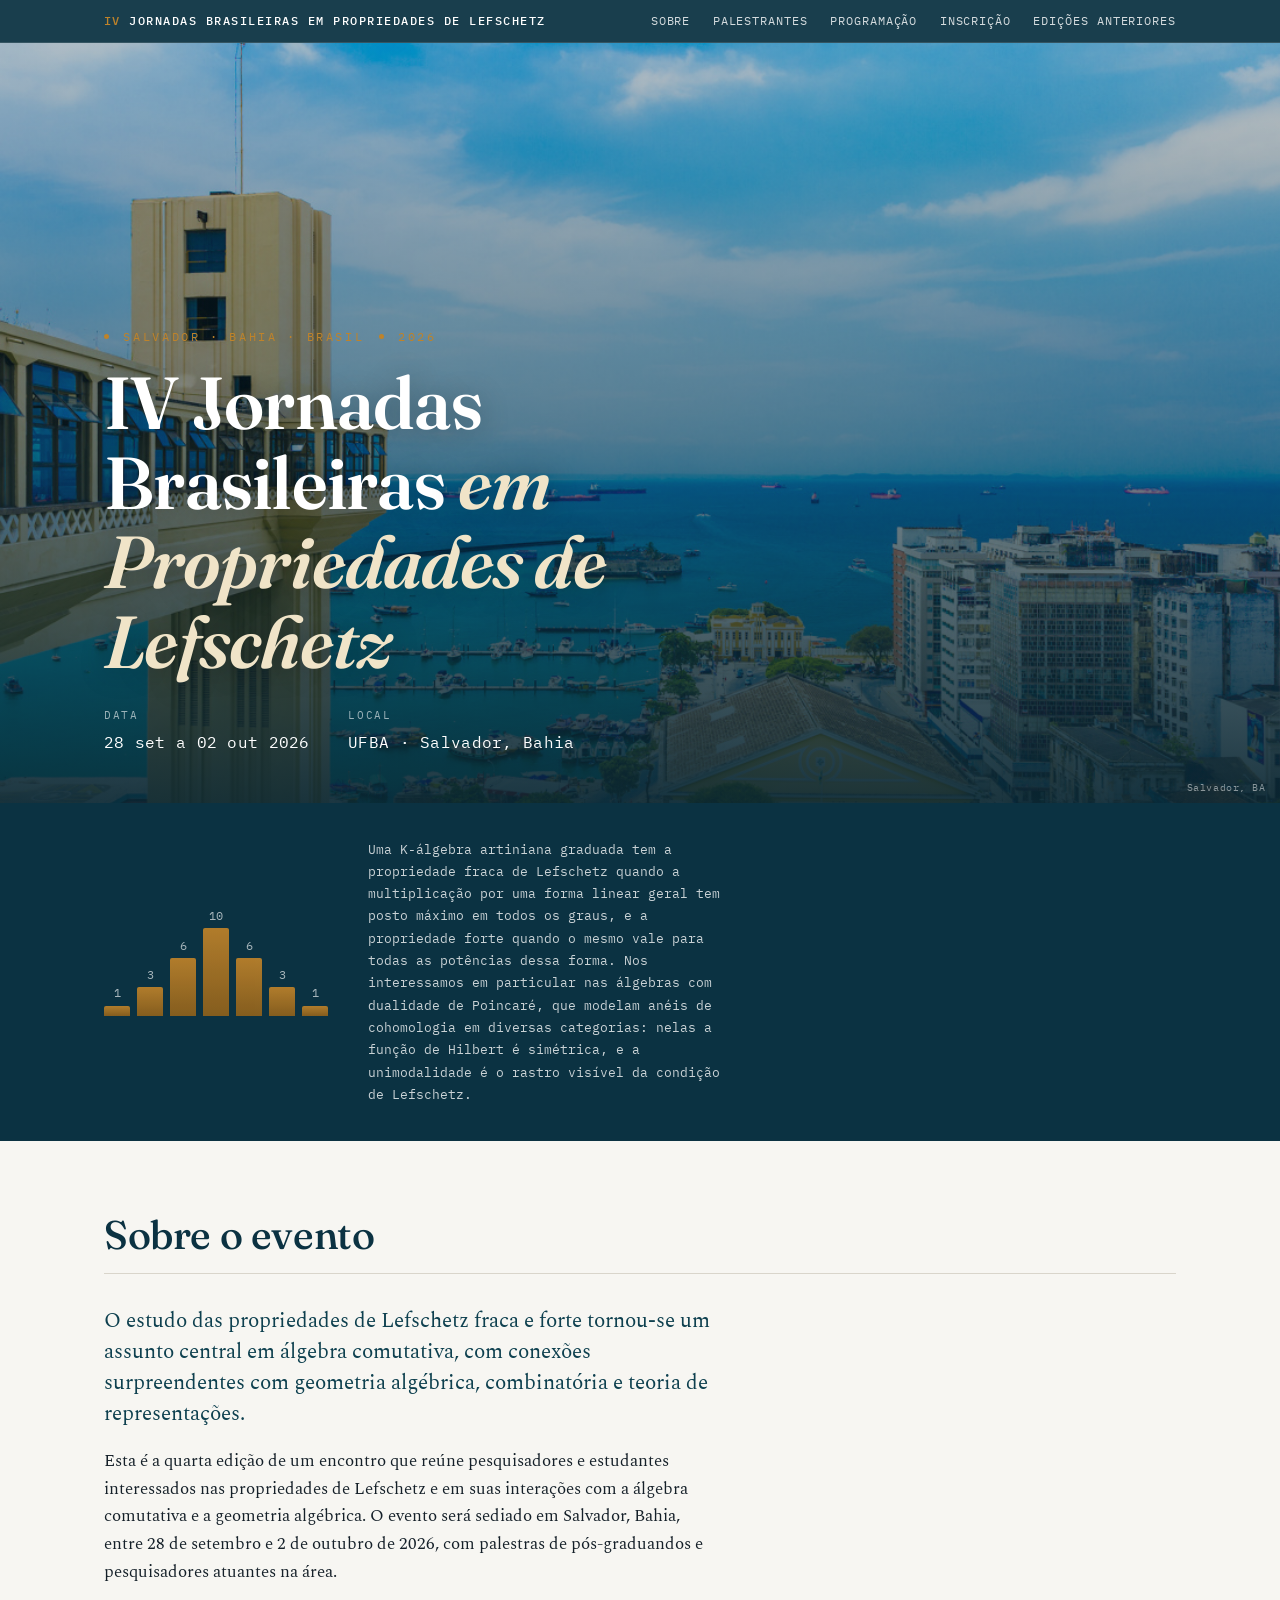
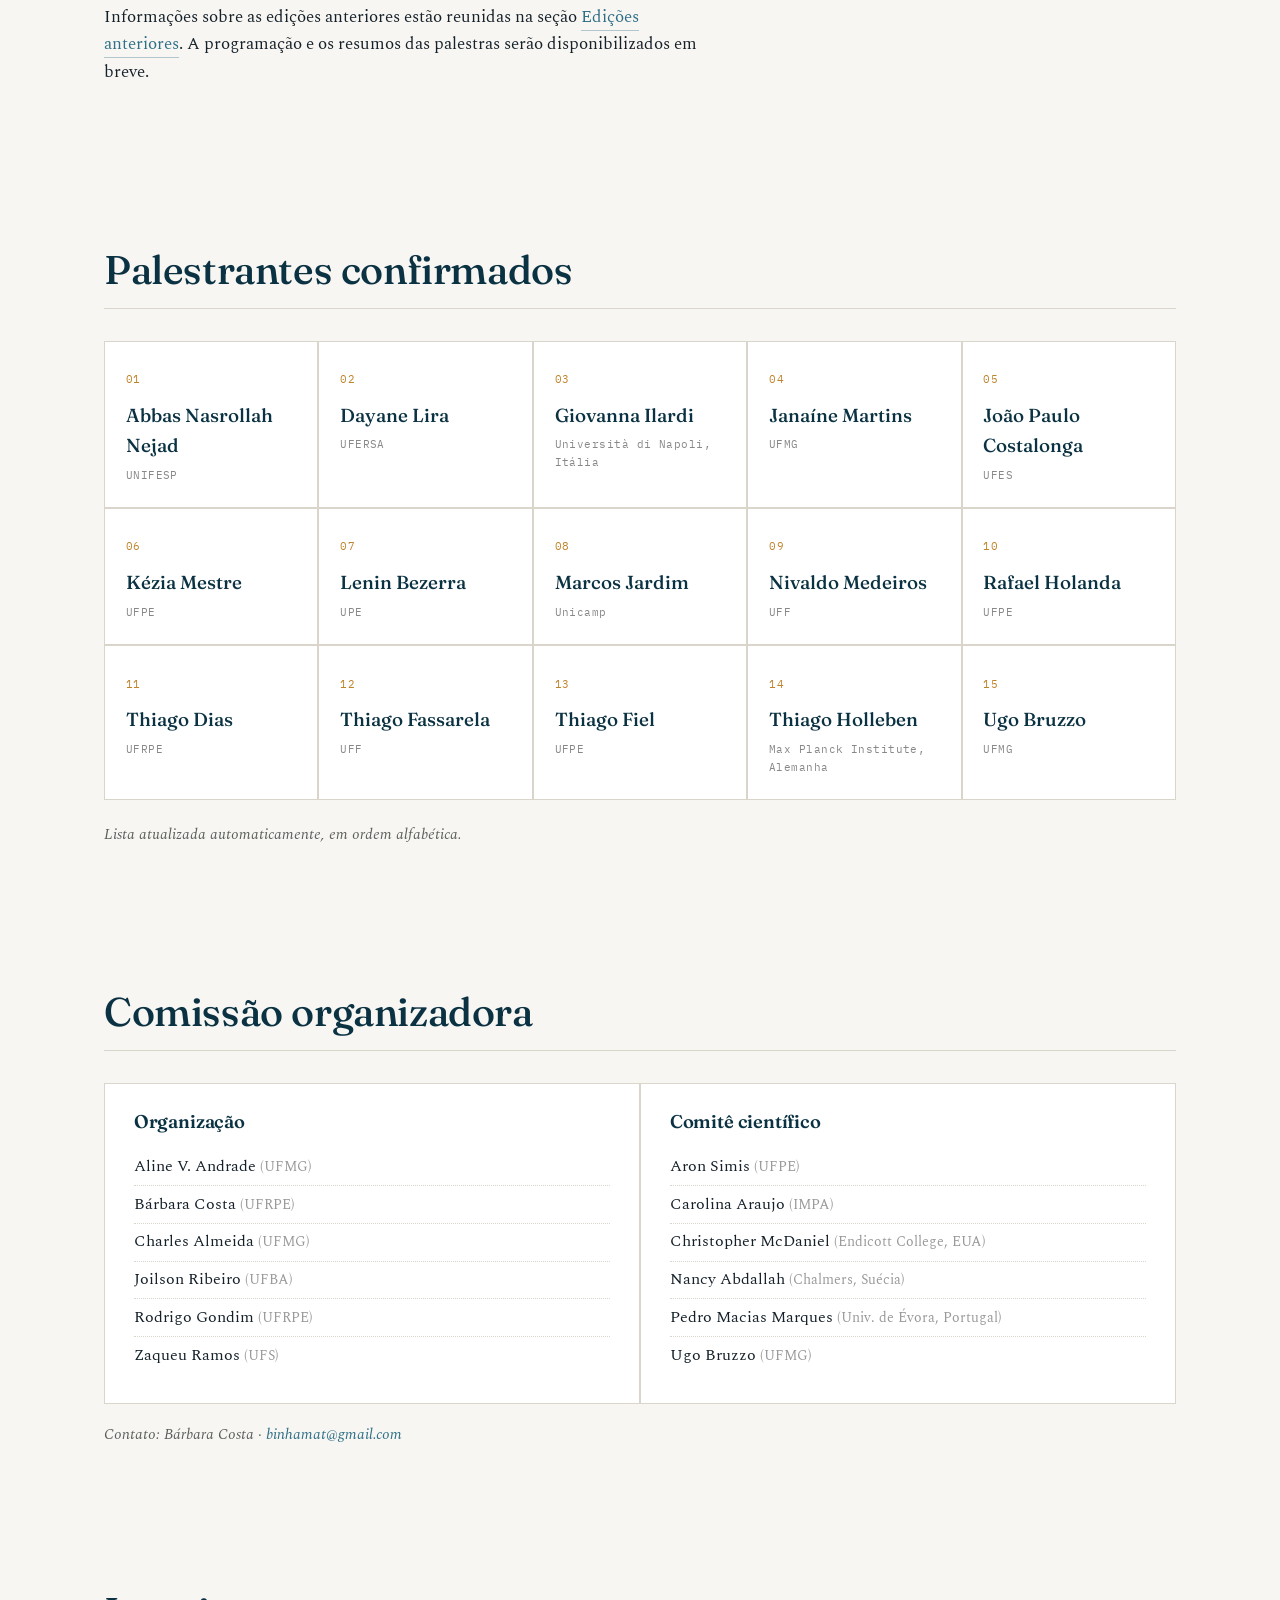
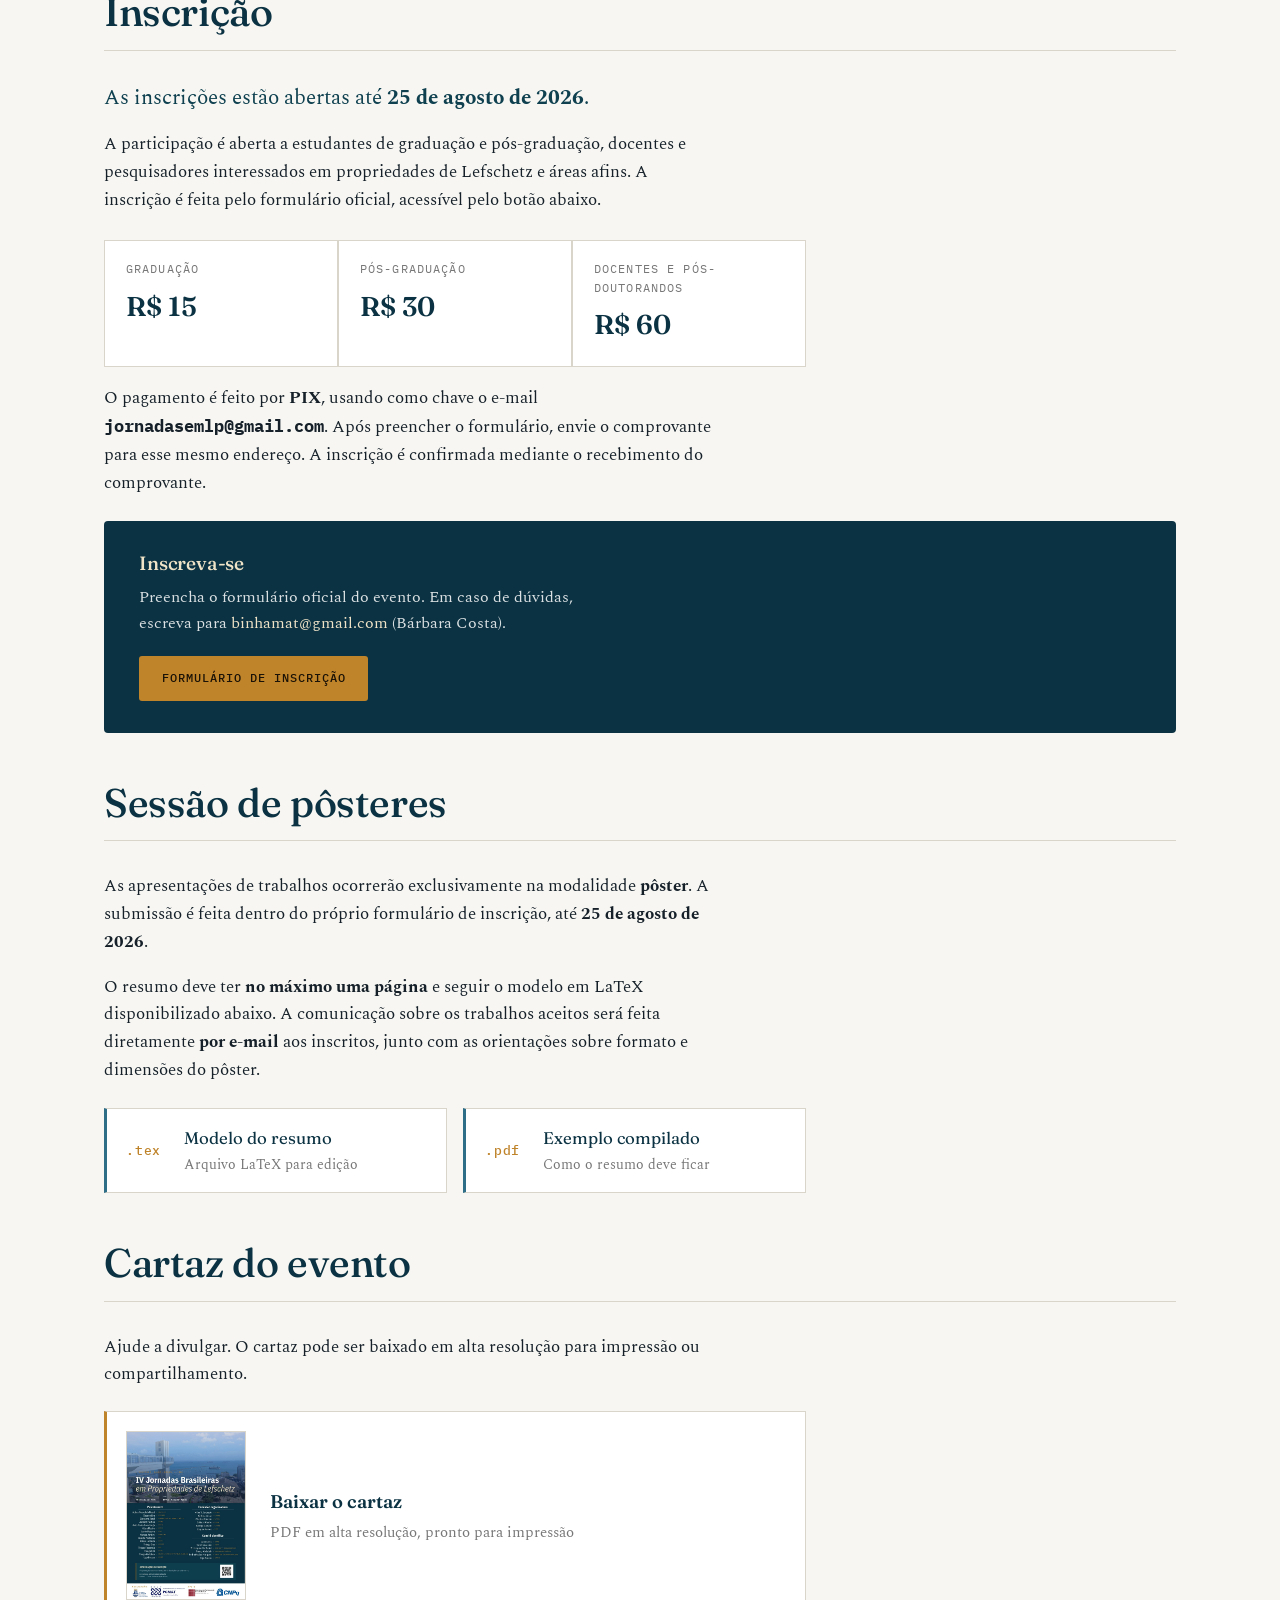
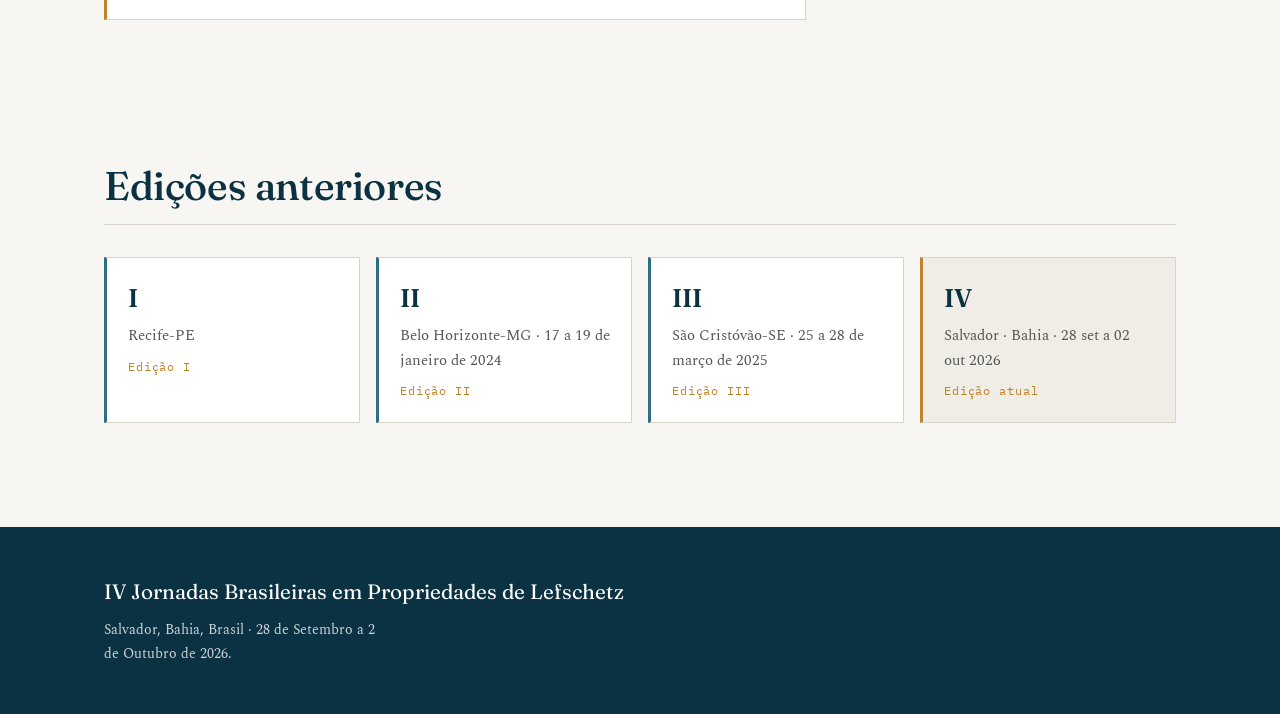
<file: index.html>
<!DOCTYPE html>
<html lang="pt-BR">
<head>
<meta charset="UTF-8">
<meta name="viewport" content="width=device-width, initial-scale=1.0">
<title>IV Jornadas Brasileiras em Propriedades de Lefschetz · Salvador 2026</title>
<link rel="preconnect" href="https://fonts.googleapis.com">
<link rel="preconnect" href="https://fonts.gstatic.com" crossorigin>
<link href="https://fonts.googleapis.com/css2?family=Fraunces:opsz,wght@9..144,400;9..144,500;9..144,600;9..144,700&family=Spectral:ital,wght@0,300;0,400;0,500;0,600;1,400&family=IBM+Plex+Mono:wght@400;500&display=swap" rel="stylesheet">
<link rel="stylesheet" href="styles.css">
</head>
<body>

<nav>
  <div class="nav-in">
    <span class="brand"><b>IV</b> Jornadas Brasileiras em Propriedades de Lefschetz</span>
    <div class="nav-links">
      <a href="index.html#sobre">Sobre</a>
      <a href="index.html#palestrantes">Palestrantes</a>
      <a href="programacao.html">Programação</a>
      <a href="index.html#inscricao">Inscrição</a>
      <a href="anteriores.html">Edições anteriores</a>
    </div>
  </div>
</nav>

<header class="hero">
  <div class="hero-in">
    <div class="eyebrow"><span class="dot"></span> Salvador · Bahia · Brasil <span class="dot"></span> 2026</div>
    <h1>IV Jornadas Brasileiras <em>em Propriedades de Lefschetz </em></h1>
    <div class="hero-meta">
      <div><span class="k">Data</span><span class="v">28 set a 02 out 2026</span></div>
      <div><span class="k">Local</span><span class="v">UFBA · Salvador, Bahia</span></div>
    </div>
  </div>
  <span class="credit">Salvador, BA</span>
</header>

<div class="hilbert">
  <div class="hilbert-in">
    <div class="bars" aria-hidden="true">
      <span data-v="1" style="height:12%"></span>
      <span data-v="3" style="height:33%"></span>
      <span data-v="6" style="height:66%"></span>
      <span data-v="10" style="height:100%"></span>
      <span data-v="6" style="height:66%"></span>
      <span data-v="3" style="height:33%"></span>
      <span data-v="1" style="height:12%"></span>
    </div>
    <p>Uma K-álgebra artiniana graduada tem a propriedade fraca de Lefschetz quando a multiplicação por uma forma linear geral tem posto máximo em todos os graus, e a propriedade forte quando o mesmo vale para todas as potências dessa forma. Nos interessamos em particular nas álgebras com dualidade de Poincaré, que modelam anéis de cohomologia em diversas categorias: nelas a função de Hilbert é simétrica, e a unimodalidade é o rastro visível da condição de Lefschetz.</p>
  </div>
</div>

<section id="sobre">
  <div class="sec-head"><h2>Sobre o evento</h2></div>
  <div class="prose">
    <p class="lead">O estudo das propriedades de Lefschetz fraca e forte tornou-se um assunto central em álgebra comutativa, com conexões surpreendentes com geometria algébrica, combinatória e teoria de representações.</p>
    <p>Esta é a quarta edição de um encontro que reúne pesquisadores e estudantes interessados nas propriedades de Lefschetz e em suas interações com a álgebra comutativa e a geometria algébrica. O evento será sediado em Salvador, Bahia, entre 28 de setembro e 2 de outubro de 2026, com palestras de pós-graduandos e pesquisadores atuantes na área.</p>
    <p>Informações sobre as edições anteriores estão reunidas na seção <a href="#anteriores">Edições anteriores</a>. A programação e os resumos das palestras serão disponibilizados em breve.</p>
  </div>
</section>

<section id="palestrantes">
  <div class="sec-head"><h2>Palestrantes confirmados</h2></div>
  <div class="grid" id="grid-palestrantes">
    <div class="card"><span class="idx">01</span><div class="name">Abbas Nasrollah Nejad</div><div class="card-aff">UNIFESP</div></div>
    <div class="card"><span class="idx">02</span><div class="name">Dayane Lira</div><div class="card-aff">UFERSA</div></div>
    <div class="card"><span class="idx">03</span><div class="name">Giovanna Ilardi</div><div class="card-aff">Università di Napoli, Itália</div></div>
    <div class="card"><span class="idx">04</span><div class="name">Janaíne Martins</div><div class="card-aff">UFMG</div></div>
    <div class="card"><span class="idx">05</span><div class="name">João Paulo Costalonga</div><div class="card-aff">UFES</div></div>
    <div class="card"><span class="idx">06</span><div class="name">Kézia Mestre</div><div class="card-aff">UFPE</div></div>
    <div class="card"><span class="idx">07</span><div class="name">Lenin Bezerra</div><div class="card-aff">UPE</div></div>
    <div class="card"><span class="idx">08</span><div class="name">Marcos Jardim</div><div class="card-aff">Unicamp</div></div>
    <div class="card"><span class="idx">09</span><div class="name">Nivaldo Medeiros</div><div class="card-aff">UFF</div></div>
    <div class="card"><span class="idx">10</span><div class="name">Rafael Holanda</div><div class="card-aff">UFPE</div></div>
    <div class="card"><span class="idx">11</span><div class="name">Thiago Dias</div><div class="card-aff">UFRPE</div></div>
    <div class="card"><span class="idx">12</span><div class="name">Thiago Fassarela</div><div class="card-aff">UFF</div></div>
    <div class="card"><span class="idx">13</span><div class="name">Thiago Fiel</div><div class="card-aff">UFPE</div></div>
    <div class="card"><span class="idx">14</span><div class="name">Thiago Holleben</div><div class="card-aff">Max Planck Institute, Alemanha</div></div>
    <div class="card"><span class="idx">15</span><div class="name">Ugo Bruzzo</div><div class="card-aff">UFMG</div></div>
  </div>
  <p class="note">Lista atualizada automaticamente, em ordem alfabética.</p>
</section>

<section id="comite">
  <div class="sec-head"><h2>Comissão organizadora</h2></div>
  <div class="cols">
    <div class="panel">
      <h3>Organização</h3>
      <ul>
        <li>Aline V. Andrade <span style="color:#999;font-size:.85em">(UFMG)</span></li>
        <li>Bárbara Costa <span style="color:#999;font-size:.85em">(UFRPE)</span></li>
        <li>Charles Almeida <span style="color:#999;font-size:.85em">(UFMG)</span></li>
        <li>Joilson Ribeiro <span style="color:#999;font-size:.85em">(UFBA)</span></li>
        <li>Rodrigo Gondim <span style="color:#999;font-size:.85em">(UFRPE)</span></li>
        <li>Zaqueu Ramos <span style="color:#999;font-size:.85em">(UFS)</span></li>
      </ul>
    </div>
    <div class="panel">
      <h3>Comitê científico</h3>
      <ul>
        <li>Aron Simis <span style="color:#999;font-size:.85em">(UFPE)</span></li>
        <li>Carolina Araujo <span style="color:#999;font-size:.85em">(IMPA)</span></li>
        <li>Christopher McDaniel <span style="color:#999;font-size:.85em">(Endicott College, EUA)</span></li>
        <li>Nancy Abdallah <span style="color:#999;font-size:.85em">(Chalmers, Suécia)</span></li>
        <li>Pedro Macias Marques <span style="color:#999;font-size:.85em">(Univ. de Évora, Portugal)</span></li>
        <li>Ugo Bruzzo <span style="color:#999;font-size:.85em">(UFMG)</span></li>
      </ul>
    </div>
  </div>
  <p class="note" style="margin-top:1.2rem">Contato: Bárbara Costa · <a href="mailto:binhamat@gmail.com">binhamat@gmail.com</a></p>
</section>

<section id="inscricao">
  <div class="sec-head"><h2>Inscrição</h2></div>
  <div class="prose">
    <p class="lead">As inscrições estão abertas até <b>25 de agosto de 2026</b>.</p>
    <p>A participação é aberta a estudantes de graduação e pós-graduação, docentes e pesquisadores interessados em propriedades de Lefschetz e áreas afins. A inscrição é feita pelo formulário oficial, acessível pelo botão abaixo.</p>
  </div>

  <div class="fees">
    <div class="fee"><span class="cat">Graduação</span><span class="val">R$ 15</span></div>
    <div class="fee"><span class="cat">Pós-graduação</span><span class="val">R$ 30</span></div>
    <div class="fee"><span class="cat">Docentes e pós-doutorandos</span><span class="val">R$ 60</span></div>
  </div>
  <div class="prose" style="margin-top:1.1rem">
    <p>O pagamento é feito por <b>PIX</b>, usando como chave o e-mail <b class="mono">jornadasemlp@gmail.com</b>. Após preencher o formulário, envie o comprovante para esse mesmo endereço. A inscrição é confirmada mediante o recebimento do comprovante.</p>
  </div>
  <div class="callout">
    <h3>Inscreva-se</h3>
    <p>Preencha o formulário oficial do evento. Em caso de dúvidas, escreva para <a href="mailto:binhamat@gmail.com" style="color:#F0E4C8">binhamat@gmail.com</a> (Bárbara Costa).</p>
    <a class="btn" href="https://docs.google.com/forms/d/e/1FAIpQLScqvtpl0o9uVWyl-50HxjRWcHPqxpkmUzlpKo9-s_3zseVm3g/viewform" target="_blank" rel="noopener">Formulário de inscrição</a>
  </div>

  <div class="sec-head" style="margin-top:3rem"><h2>Sessão de pôsteres</h2></div>
  <div class="prose">
    <p>As apresentações de trabalhos ocorrerão exclusivamente na modalidade <b>pôster</b>. A submissão é feita dentro do próprio formulário de inscrição, até <b>25 de agosto de 2026</b>.</p>
    <p>O resumo deve ter <b>no máximo uma página</b> e seguir o modelo em LaTeX disponibilizado abaixo. A comunicação sobre os trabalhos aceitos será feita diretamente <b>por e-mail</b> aos inscritos, junto com as orientações sobre formato e dimensões do pôster.</p>
  </div>

  <div class="downloads">
    <a class="dl" href="files/modelo-resumo-jornadas-lp-2026.tex" download>
      <span class="ext">.tex</span>
      <span class="lbl">Modelo do resumo<span class="sub">Arquivo LaTeX para edição</span></span>
    </a>
    <a class="dl" href="files/exemplo-resumo-jornadas-lp-2026.pdf" target="_blank" rel="noopener">
      <span class="ext">.pdf</span>
      <span class="lbl">Exemplo compilado<span class="sub">Como o resumo deve ficar</span></span>
    </a>
  </div>

  <div class="sec-head" style="margin-top:3rem"><h2>Cartaz do evento</h2></div>
  <div class="prose">
    <p>Ajude a divulgar. O cartaz pode ser baixado em alta resolução para impressão ou compartilhamento.</p>
  </div>
  <a class="poster-card" href="files/IVJBPL.pdf" target="_blank" rel="noopener">
    <img src="files/cartaz-thumb.jpg" alt="Cartaz da IV Jornadas Brasileiras em Propriedades de Lefschetz" loading="lazy">
    <span class="pc-txt"><b>Baixar o cartaz</b><span>PDF em alta resolução, pronto para impressão</span></span>
  </a>

</section>

<section id="anteriores">
  <div class="sec-head"><h2>Edições anteriores</h2></div>
  <div class="editions">
    <a class="ed" href="i-jornada.html" style="display:block;color:inherit"><span class="roman">I</span><div class="place">Recife-PE</div><span class="yr">Edição I</span></a>
    <a class="ed" href="ii-jornada.html" style="display:block;color:inherit"><span class="roman">II</span><div class="place">Belo Horizonte-MG · 17 a 19 de janeiro de 2024</div><span class="yr">Edição II</span></a>
    <a class="ed" href="iii-jornada.html" style="display:block;color:inherit"><span class="roman">III</span><div class="place">São Cristóvão-SE · 25 a 28 de março de 2025</div><span class="yr">Edição III</span></a>
    <div class="ed current"><span class="roman">IV</span><div class="place">Salvador · Bahia · 28 set a 02 out 2026</div><span class="yr">Edição atual</span></div>
  </div>
</section>

<footer>
  <div class="foot-in">
    <div>
      <div class="brand2">IV Jornadas Brasileiras em Propriedades de Lefschetz</div>
      <p>Salvador, Bahia, Brasil · 28 de Setembro a 2 de Outubro de 2026.</p>
    </div>
</footer>


<script>
(function(){
  var SHEET_ID = '1L-WROrmSHXhoRcRJEicwo2DMLI0QFbXbKq7kIfNfTUg';
  var CSV_URL = 'https://docs.google.com/spreadsheets/d/' + SHEET_ID + '/gviz/tq?tqx=out:csv';
  function parseCSV(text){
    var rows=[],row=[],cur='',inQ=false;
    for(var i=0;i<text.length;i++){var c=text[i];
      if(inQ){ if(c==='"'){ if(text[i+1]==='"'){cur+='"';i++;} else inQ=false; } else cur+=c; }
      else { if(c==='"')inQ=true; else if(c===','){row.push(cur);cur='';}
        else if(c==='\n'){row.push(cur);rows.push(row);row=[];cur='';}
        else if(c!=='\r')cur+=c; } }
    if(cur.length||row.length){row.push(cur);rows.push(row);}
    return rows;
  }
  function esc(s){return s.replace(/&/g,'&amp;').replace(/</g,'&lt;').replace(/>/g,'&gt;');}
  fetch(CSV_URL).then(function(r){ if(!r.ok) throw new Error('HTTP '+r.status); return r.text(); })
  .then(function(text){
    var rows = parseCSV(text);
    var speakers = [];
    for(var i=1;i<rows.length;i++){
      var nome=(rows[i][0]||'').trim();
      if(!nome) continue;
      speakers.push({nome:nome, aff:(rows[i][1]||'').trim()});
    }
    if(!speakers.length) return; // mantém fallback estático
    speakers.sort(function(a,b){ return a.nome.localeCompare(b.nome,'pt-BR'); });
    var html='';
    for(var j=0;j<speakers.length;j++){
      var idx=(j+1<10?'0':'')+(j+1);
      html+='<div class="card"><span class="idx">'+idx+'</span><div class="name">'+esc(speakers[j].nome)+'</div>';
      if(speakers[j].aff) html+='<div class="card-aff">'+esc(speakers[j].aff)+'</div>';
      html+='</div>';
    }
    document.getElementById('grid-palestrantes').innerHTML = html;
  })
  .catch(function(e){ console.error('Planilha indisponível, mantendo lista estática:', e); });
})();
</script>
</body>
</html>
</file>
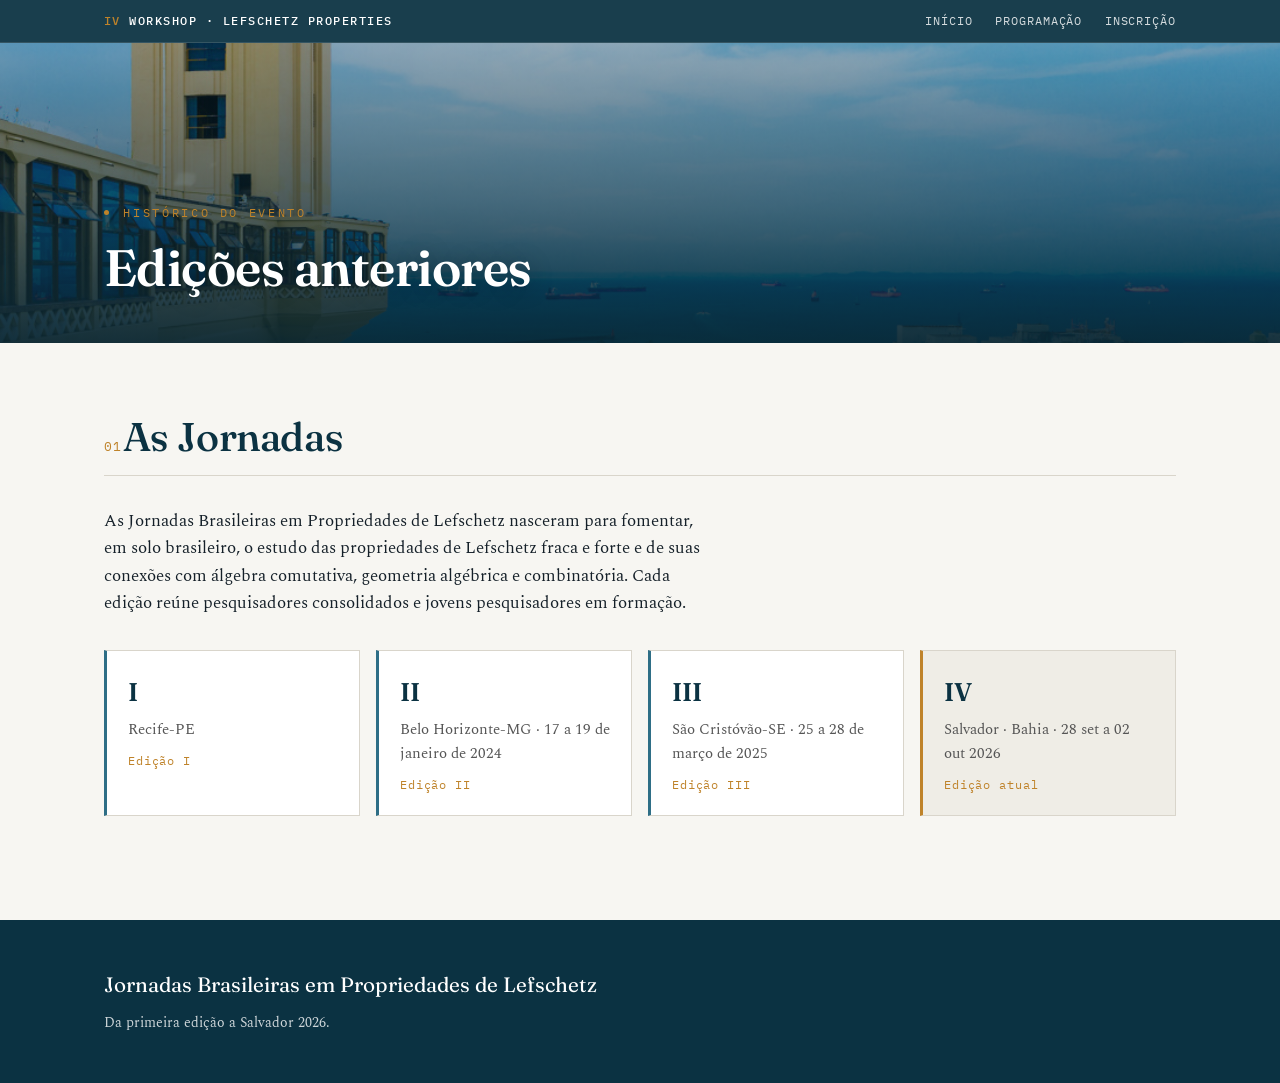
<file: anteriores.html>
<!DOCTYPE html>
<html lang="pt-BR">
<head>
<meta charset="UTF-8">
<meta name="viewport" content="width=device-width, initial-scale=1.0">
<title>Edições anteriores · Jornadas em Propriedades de Lefschetz</title>
<link rel="preconnect" href="https://fonts.googleapis.com">
<link rel="preconnect" href="https://fonts.gstatic.com" crossorigin>
<link href="https://fonts.googleapis.com/css2?family=Fraunces:opsz,wght@9..144,400;9..144,500;9..144,600;9..144,700&family=Spectral:ital,wght@0,300;0,400;0,500;0,600;1,400&family=IBM+Plex+Mono:wght@400;500&display=swap" rel="stylesheet">
<link rel="stylesheet" href="styles.css">
</head>
<body>

<nav>
  <div class="nav-in">
    <span class="brand"><b>IV</b> Workshop · Lefschetz Properties</span>
    <div class="nav-links">
      <a href="index.html">Início</a>
      <a href="programacao.html">Programação</a>
      <a href="index.html#inscricao">Inscrição</a>
    </div>
  </div>
</nav>

<header class="page-hero">
  <div class="hero-in">
    <div class="eyebrow"><span class="dot"></span> Histórico do evento</div>
    <h1>Edições anteriores</h1>
  </div>
</header>

<section>
  <div class="sec-head"><span class="sec-num">01</span><h2>As Jornadas</h2></div>
  <div class="prose">
    <p>As Jornadas Brasileiras em Propriedades de Lefschetz nasceram para fomentar, em solo brasileiro, o estudo das propriedades de Lefschetz fraca e forte e de suas conexões com álgebra comutativa, geometria algébrica e combinatória. Cada edição reúne pesquisadores consolidados e jovens pesquisadores em formação.</p>
  </div>
  <div class="editions" style="margin-top:2rem">
    <a class="ed" href="i-jornada.html" style="display:block;color:inherit"><span class="roman">I</span><div class="place">Recife-PE</div><span class="yr">Edição I</span></a>
    <a class="ed" href="ii-jornada.html" style="display:block;color:inherit"><span class="roman">II</span><div class="place">Belo Horizonte-MG · 17 a 19 de janeiro de 2024</div><span class="yr">Edição II</span></a>
    <a class="ed" href="iii-jornada.html" style="display:block;color:inherit"><span class="roman">III</span><div class="place">São Cristóvão-SE · 25 a 28 de março de 2025</div><span class="yr">Edição III</span></a>
    <a class="ed current" href="index.html" style="display:block;color:inherit"><span class="roman">IV</span><div class="place">Salvador · Bahia · 28 set a 02 out 2026</div><span class="yr">Edição atual</span></a>
  </div>
</section>

<footer>
  <div class="foot-in">
    <div>
      <div class="brand2">Jornadas Brasileiras em Propriedades de Lefschetz</div>
      <p>Da primeira edição a Salvador 2026.</p>
    </div>
  </div>
</footer>

</body>
</html>
</file>
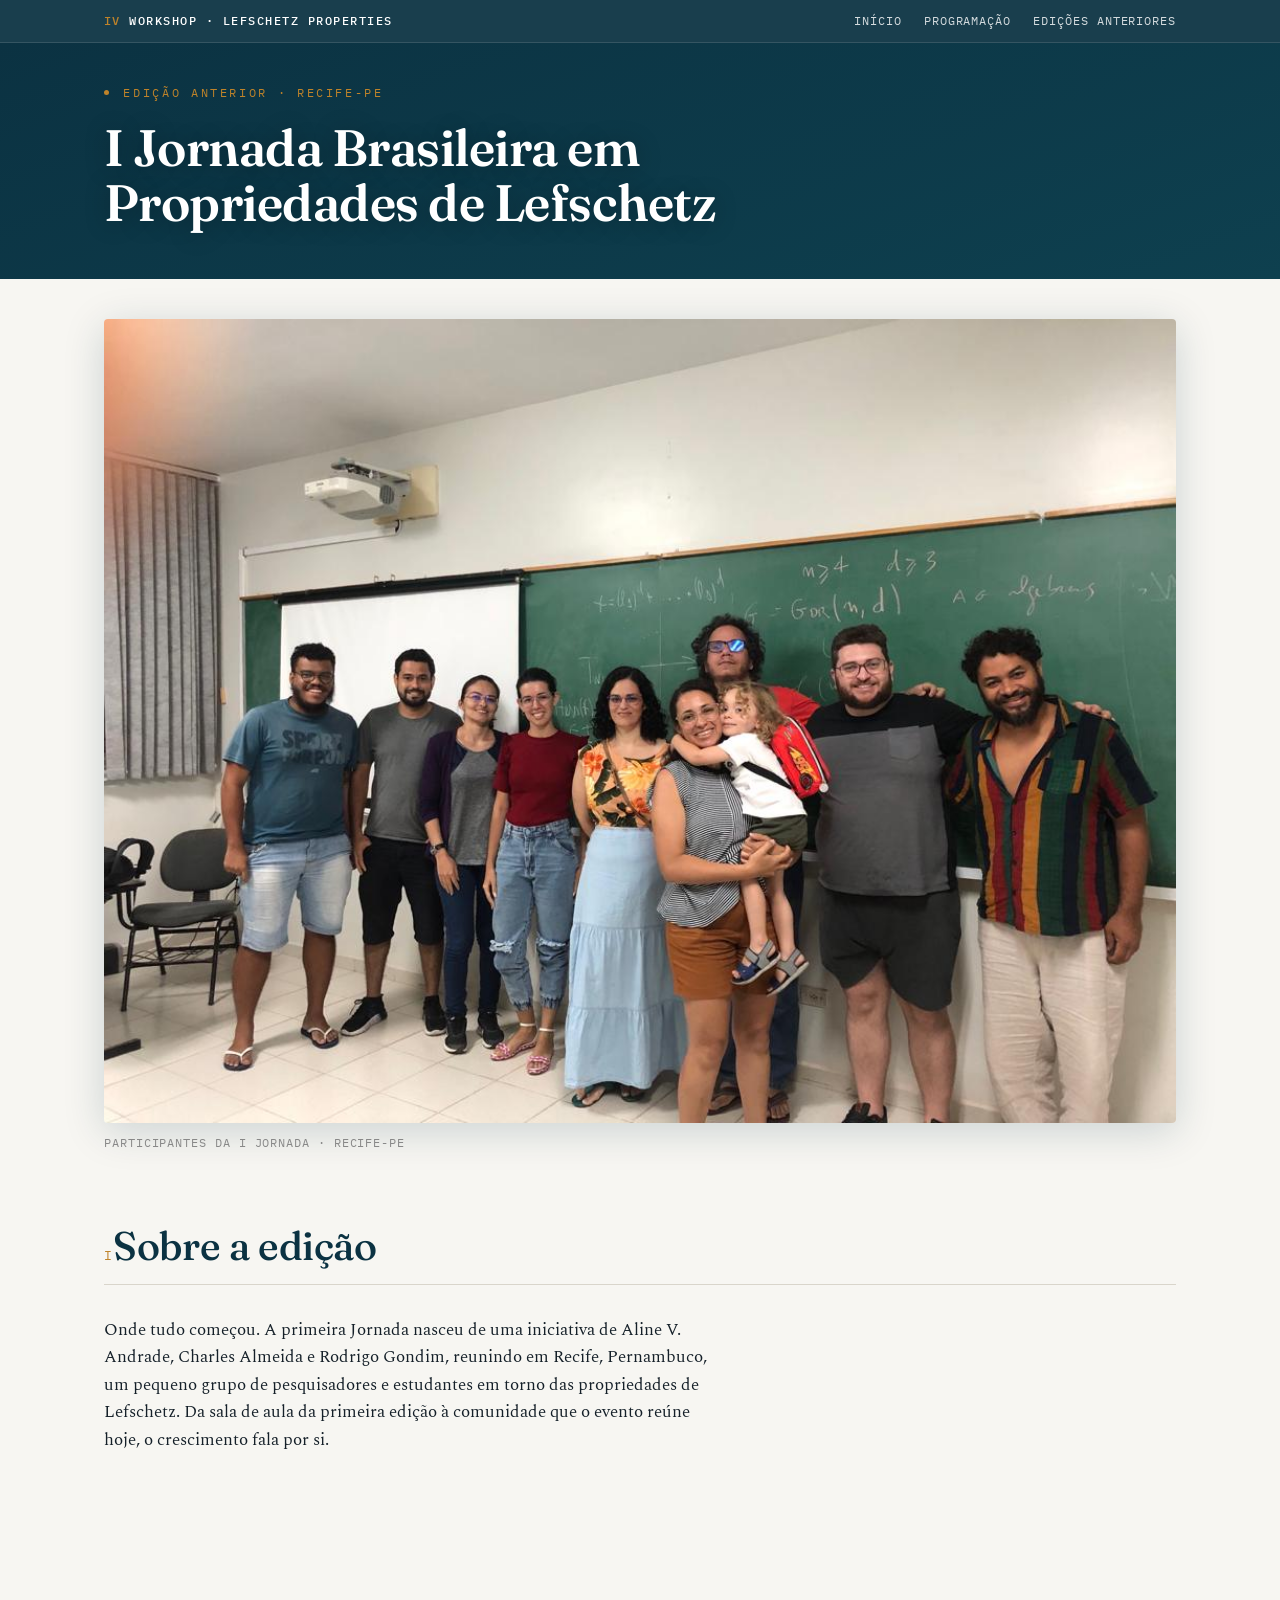
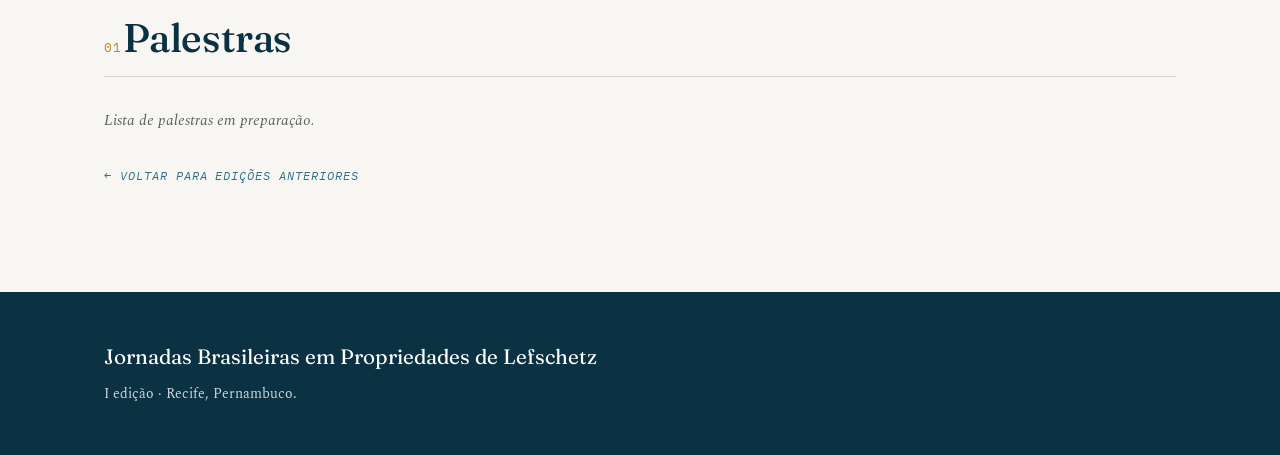
<file: i-jornada.html>
<!DOCTYPE html>
<html lang="pt-BR">
<head>
<meta charset="UTF-8">
<meta name="viewport" content="width=device-width, initial-scale=1.0">
<title>I Jornada Brasileira em Propriedades de Lefschetz</title>
<link rel="preconnect" href="https://fonts.googleapis.com">
<link rel="preconnect" href="https://fonts.gstatic.com" crossorigin>
<link href="https://fonts.googleapis.com/css2?family=Fraunces:opsz,wght@9..144,400;9..144,500;9..144,600;9..144,700&family=Spectral:ital,wght@0,300;0,400;0,500;0,600;1,400&family=IBM+Plex+Mono:wght@400;500&display=swap" rel="stylesheet">
<link rel="stylesheet" href="styles.css">
</head>
<body>

<nav>
  <div class="nav-in">
    <span class="brand"><b>IV</b> Workshop · Lefschetz Properties</span>
    <div class="nav-links">
      <a href="index.html">Início</a>
      <a href="programacao.html">Programação</a>
      <a href="anteriores.html">Edições anteriores</a>
    </div>
  </div>
</nav>

<header class="page-hero solid">
  <div class="hero-in">
    <div class="eyebrow"><span class="dot"></span> Edição anterior · Recife-PE</div>
    <h1>I Jornada Brasileira em Propriedades de Lefschetz</h1>
  </div>
</header>

<figure class="edition-photo">
  <img src="img/jornadas-1.jpg" alt="Participantes da I Jornada" loading="lazy">
  <figcaption>Participantes da I Jornada · Recife-PE</figcaption>
</figure>

<section>
  <div class="sec-head"><span class="sec-num">I</span><h2>Sobre a edição</h2></div>
  <div class="prose">
    <p>Onde tudo começou. A primeira Jornada nasceu de uma iniciativa de Aline V. Andrade, Charles Almeida e Rodrigo Gondim, reunindo em Recife, Pernambuco, um pequeno grupo de pesquisadores e estudantes em torno das propriedades de Lefschetz. Da sala de aula da primeira edição à comunidade que o evento reúne hoje, o crescimento fala por si.</p>
    <!-- PREENCHER: datas exatas da I edição (Recife-PE) e lista de palestras -->
  </div>
</section>

<section>
  <div class="sec-head"><span class="sec-num">01</span><h2>Palestras</h2></div>
  <div class="talks">
    <!-- MODELO de palestra. Duplique este bloco para cada palestrante:
    <div class="talk"><span class="speaker">Nome</span><span class="aff">AFILIAÇÃO</span><div class="title">Título da palestra</div></div>
    -->
    <p class="note">Lista de palestras em preparação.</p>
  </div>
  <p class="note" style="margin-top:2rem"><a class="back-link" href="anteriores.html">← Voltar para edições anteriores</a></p>
</section>

<footer>
  <div class="foot-in">
    <div>
      <div class="brand2">Jornadas Brasileiras em Propriedades de Lefschetz</div>
      <p>I edição · Recife, Pernambuco.</p>
    </div>
  </div>
</footer>

</body>
</html>
</file>
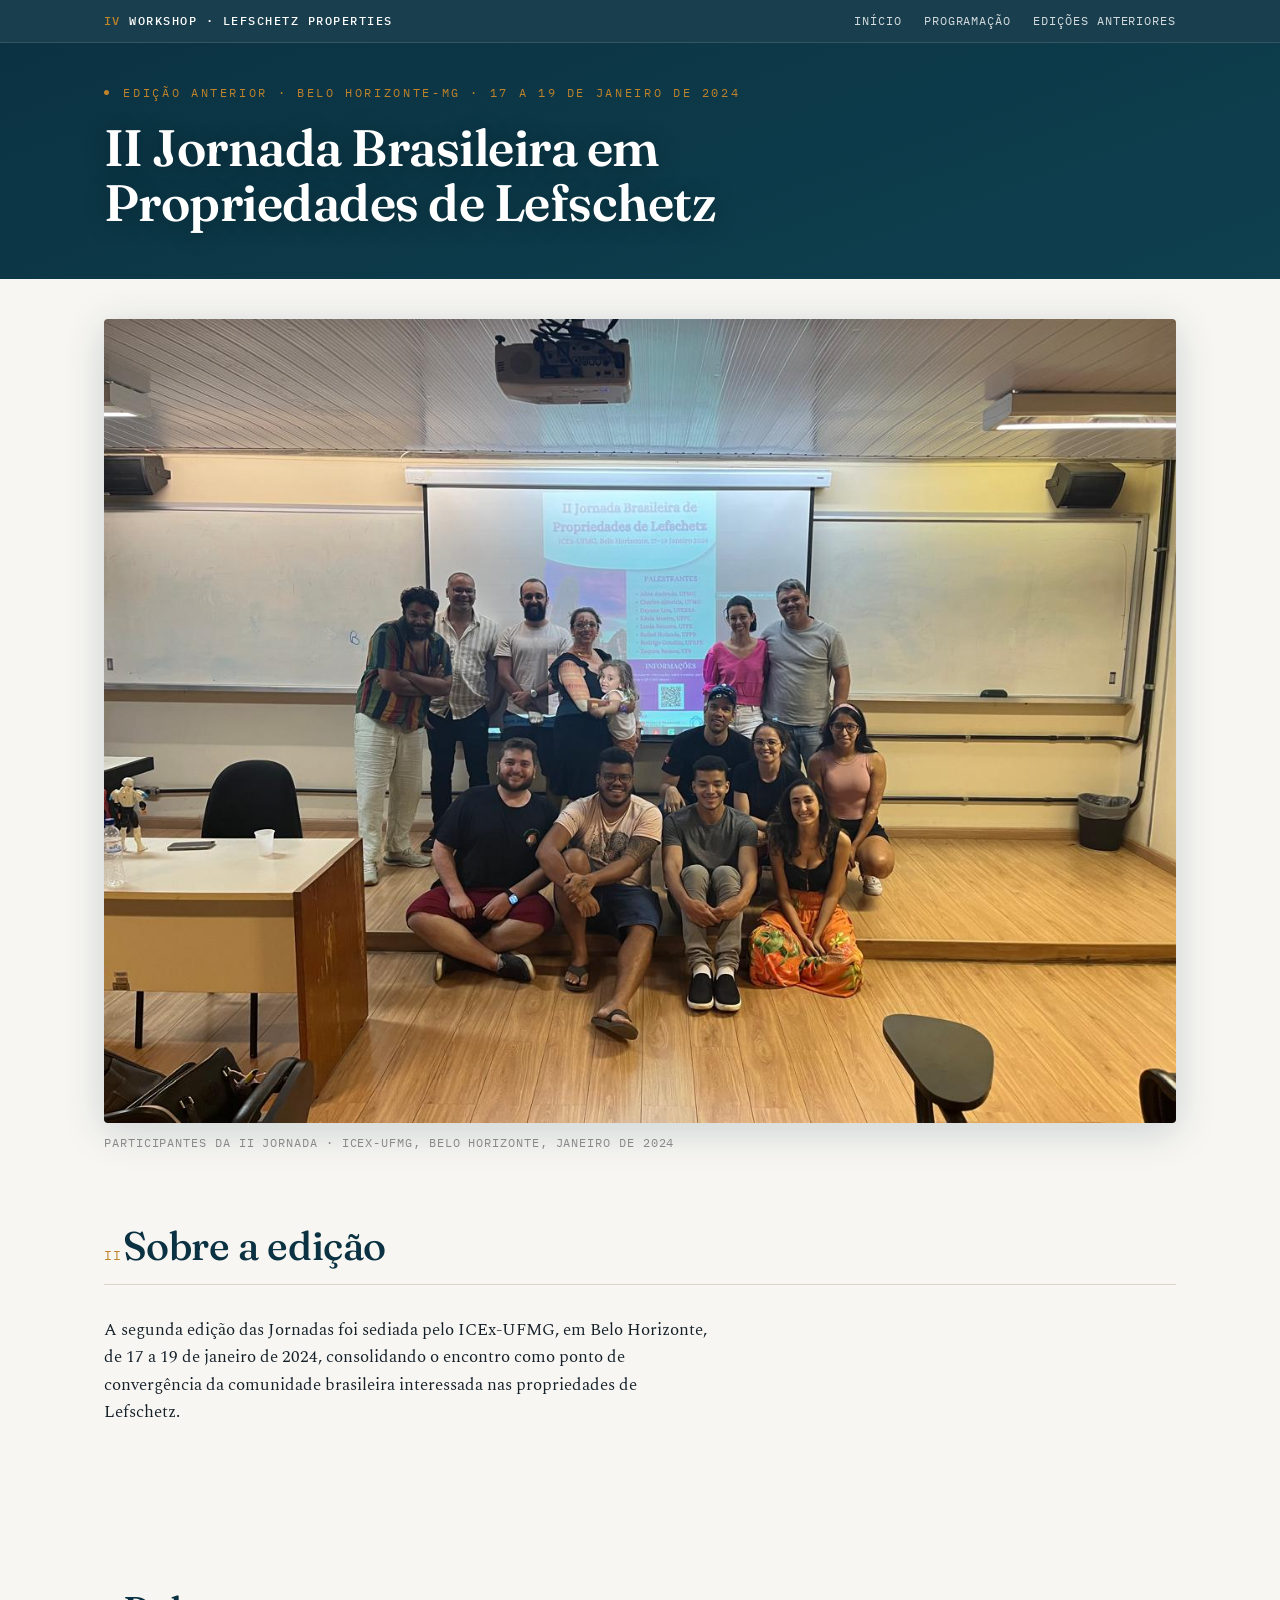
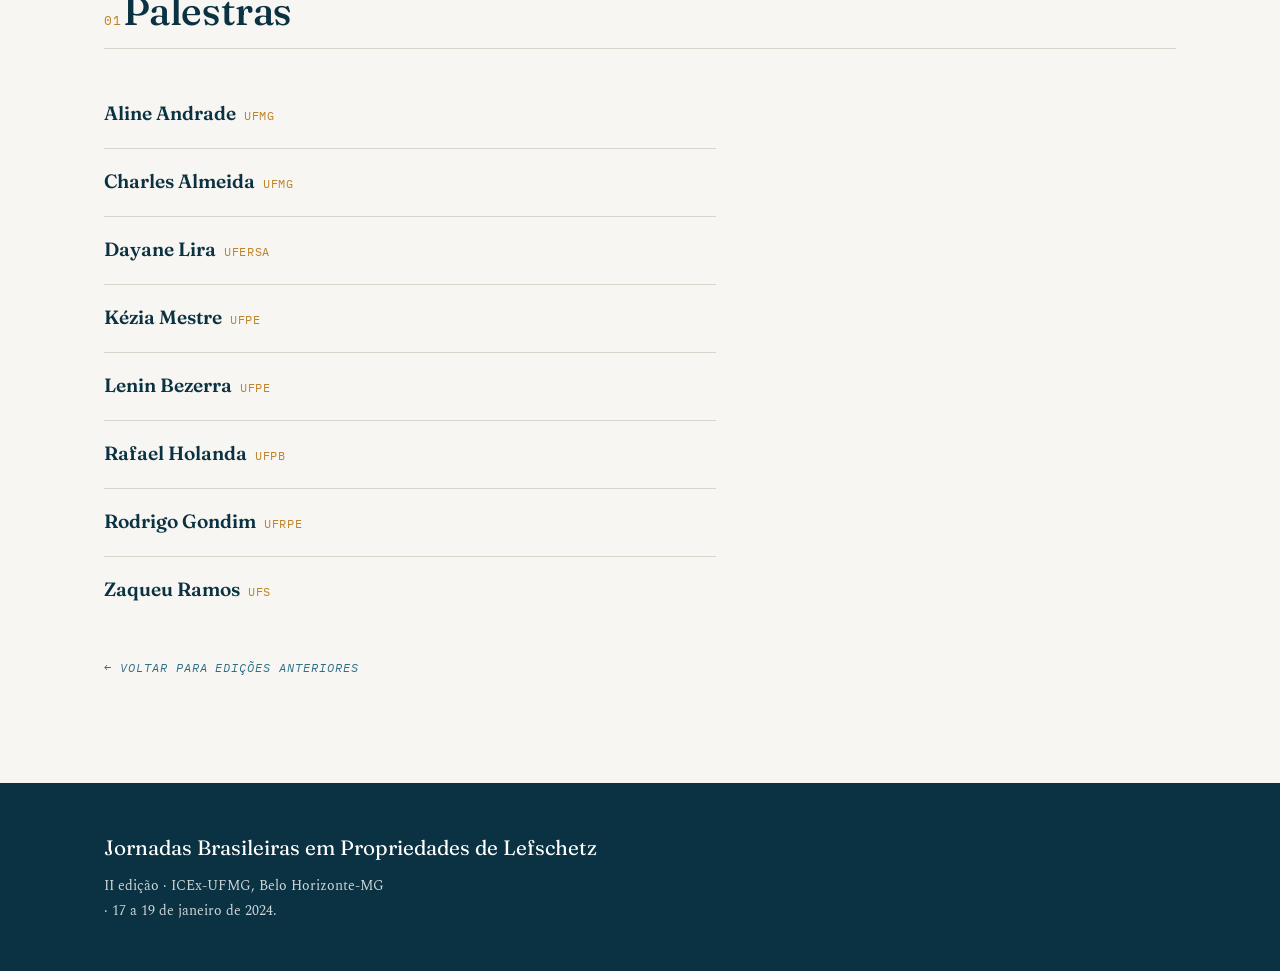
<file: ii-jornada.html>
<!DOCTYPE html>
<html lang="pt-BR">
<head>
<meta charset="UTF-8">
<meta name="viewport" content="width=device-width, initial-scale=1.0">
<title>II Jornada Brasileira em Propriedades de Lefschetz</title>
<link rel="preconnect" href="https://fonts.googleapis.com">
<link rel="preconnect" href="https://fonts.gstatic.com" crossorigin>
<link href="https://fonts.googleapis.com/css2?family=Fraunces:opsz,wght@9..144,400;9..144,500;9..144,600;9..144,700&family=Spectral:ital,wght@0,300;0,400;0,500;0,600;1,400&family=IBM+Plex+Mono:wght@400;500&display=swap" rel="stylesheet">
<link rel="stylesheet" href="styles.css">
</head>
<body>

<nav>
  <div class="nav-in">
    <span class="brand"><b>IV</b> Workshop · Lefschetz Properties</span>
    <div class="nav-links">
      <a href="index.html">Início</a>
      <a href="programacao.html">Programação</a>
      <a href="anteriores.html">Edições anteriores</a>
    </div>
  </div>
</nav>

<header class="page-hero solid">
  <div class="hero-in">
    <div class="eyebrow"><span class="dot"></span> Edição anterior · Belo Horizonte-MG · 17 a 19 de janeiro de 2024</div>
    <h1>II Jornada Brasileira em Propriedades de Lefschetz</h1>
  </div>
</header>

<figure class="edition-photo">
  <img src="img/jornadas-2.jpg" alt="Participantes da II Jornada" loading="lazy">
  <figcaption>Participantes da II Jornada · ICEx-UFMG, Belo Horizonte, janeiro de 2024</figcaption>
</figure>

<section>
  <div class="sec-head"><span class="sec-num">II</span><h2>Sobre a edição</h2></div>
  <div class="prose">
    <p>A segunda edição das Jornadas foi sediada pelo ICEx-UFMG, em Belo Horizonte, de 17 a 19 de janeiro de 2024, consolidando o encontro como ponto de convergência da comunidade brasileira interessada nas propriedades de Lefschetz.</p>
    <!-- PREENCHER se quiser: comitês, detalhes adicionais -->
  </div>
</section>

<section>
  <div class="sec-head"><span class="sec-num">01</span><h2>Palestras</h2></div>
  <div class="talks">
    <!-- Títulos das palestras podem ser adicionados no div.title de cada bloco -->
    <div class="talk"><span class="speaker">Aline Andrade</span><span class="aff">UFMG</span></div>
    <div class="talk"><span class="speaker">Charles Almeida</span><span class="aff">UFMG</span></div>
    <div class="talk"><span class="speaker">Dayane Lira</span><span class="aff">UFERSA</span></div>
    <div class="talk"><span class="speaker">Kézia Mestre</span><span class="aff">UFPE</span></div>
    <div class="talk"><span class="speaker">Lenin Bezerra</span><span class="aff">UFPE</span></div>
    <div class="talk"><span class="speaker">Rafael Holanda</span><span class="aff">UFPB</span></div>
    <div class="talk"><span class="speaker">Rodrigo Gondim</span><span class="aff">UFRPE</span></div>
    <div class="talk"><span class="speaker">Zaqueu Ramos</span><span class="aff">UFS</span></div>
  </div>
  <p class="note" style="margin-top:2rem"><a class="back-link" href="anteriores.html">← Voltar para edições anteriores</a></p>
</section>

<footer>
  <div class="foot-in">
    <div>
      <div class="brand2">Jornadas Brasileiras em Propriedades de Lefschetz</div>
      <p>II edição · ICEx-UFMG, Belo Horizonte-MG · 17 a 19 de janeiro de 2024.</p>
    </div>
  </div>
</footer>

</body>
</html>
</file>
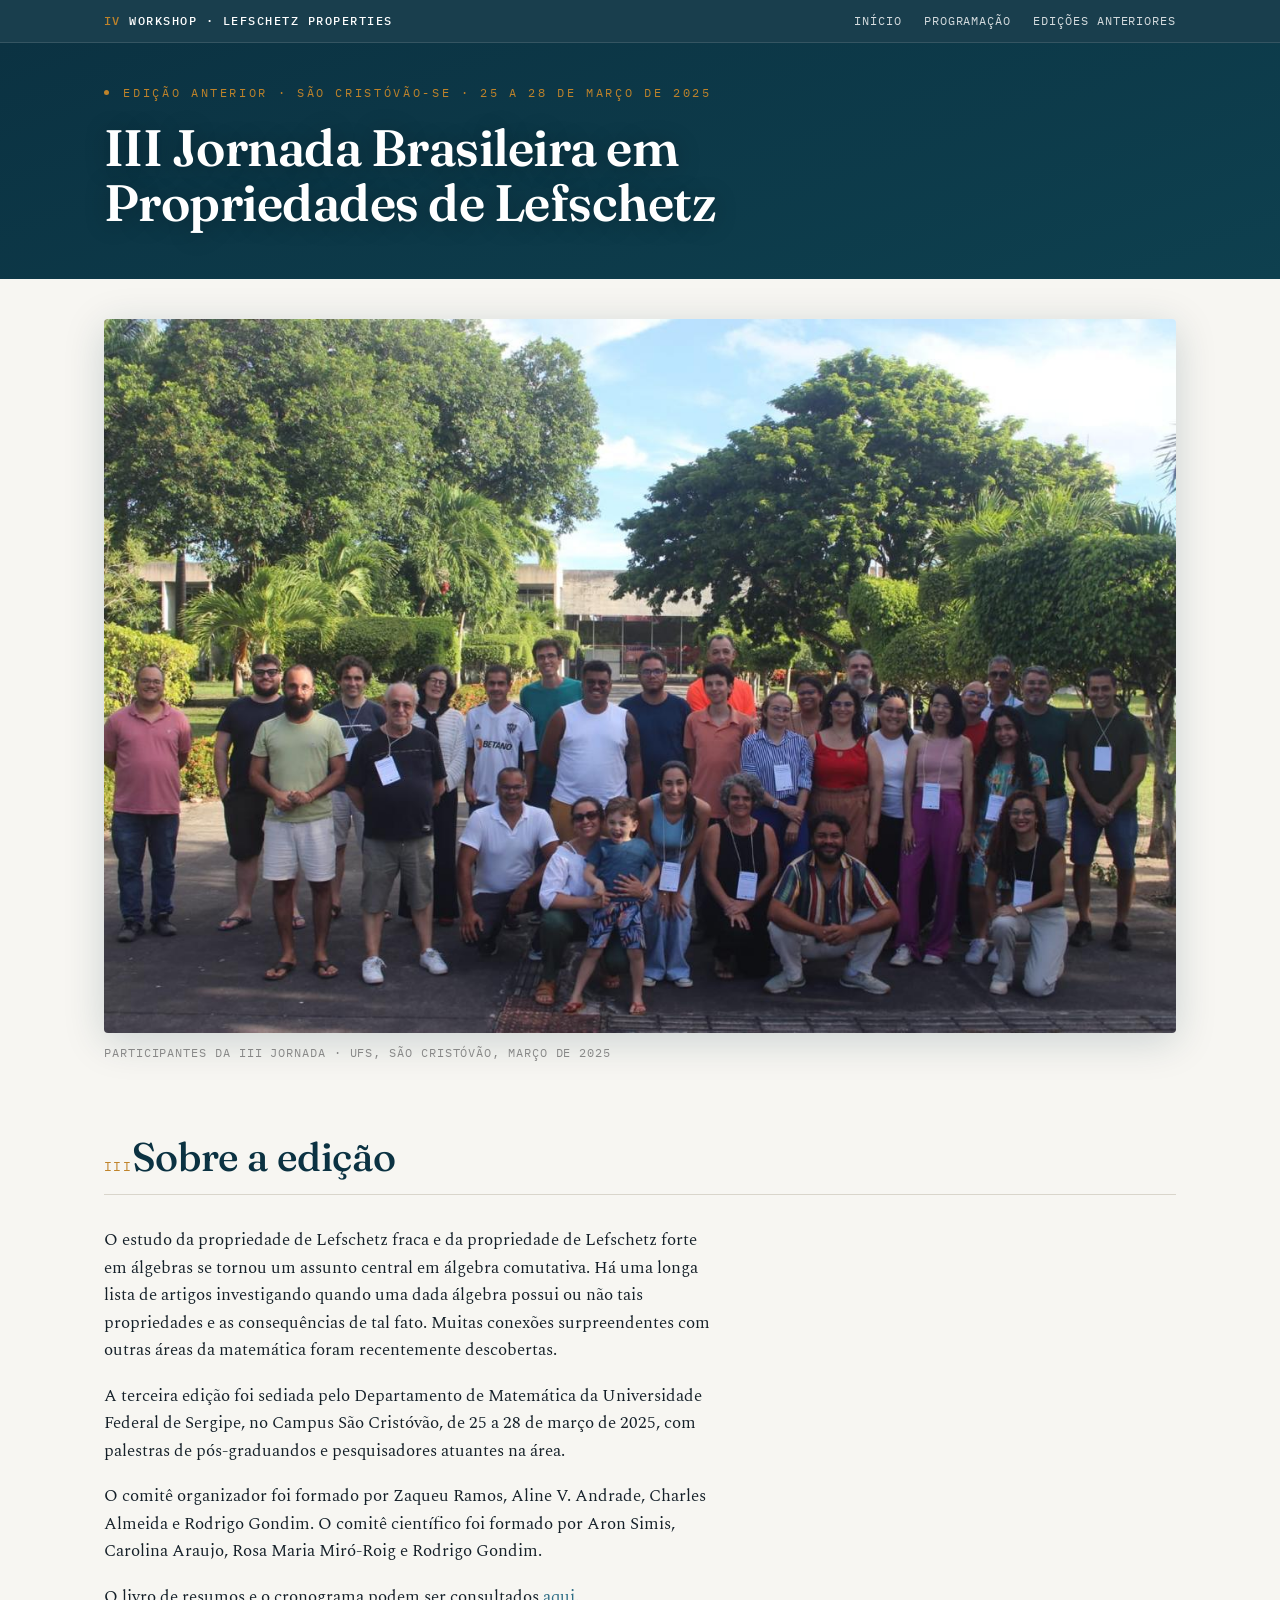
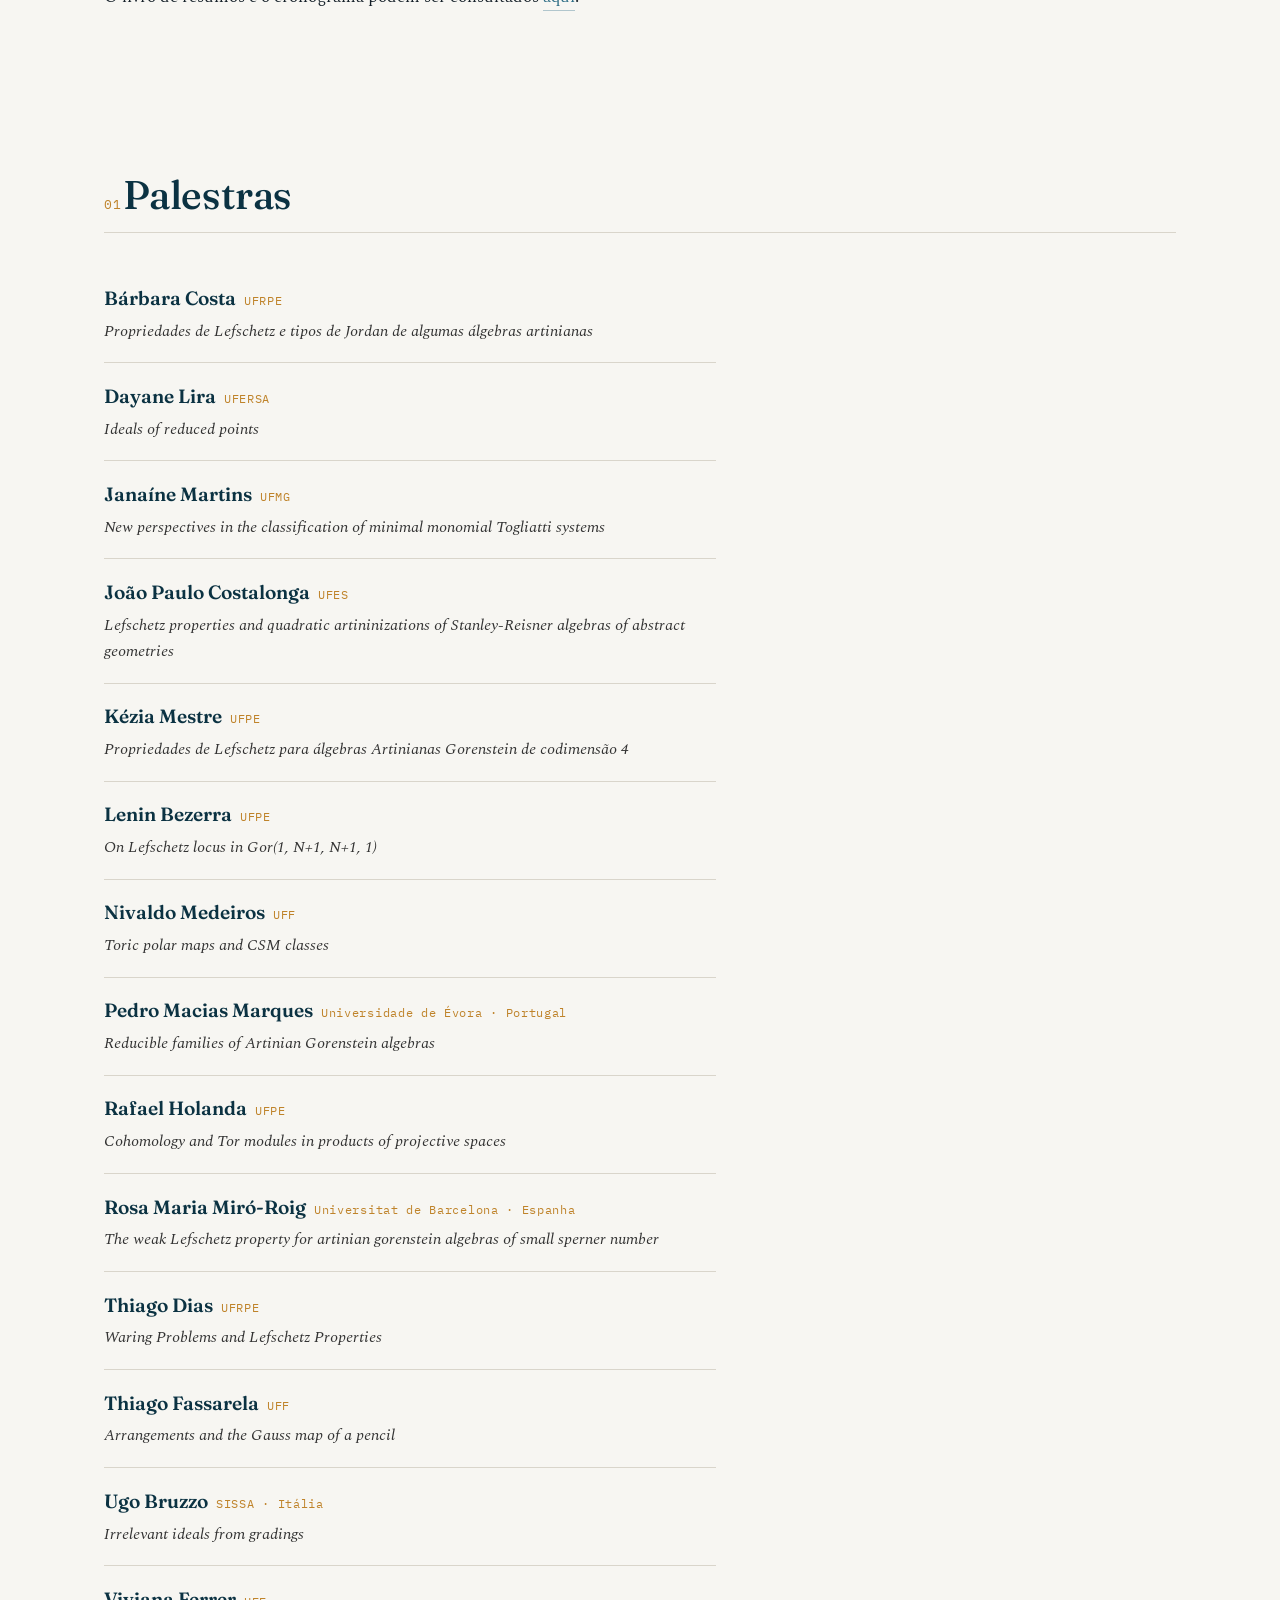
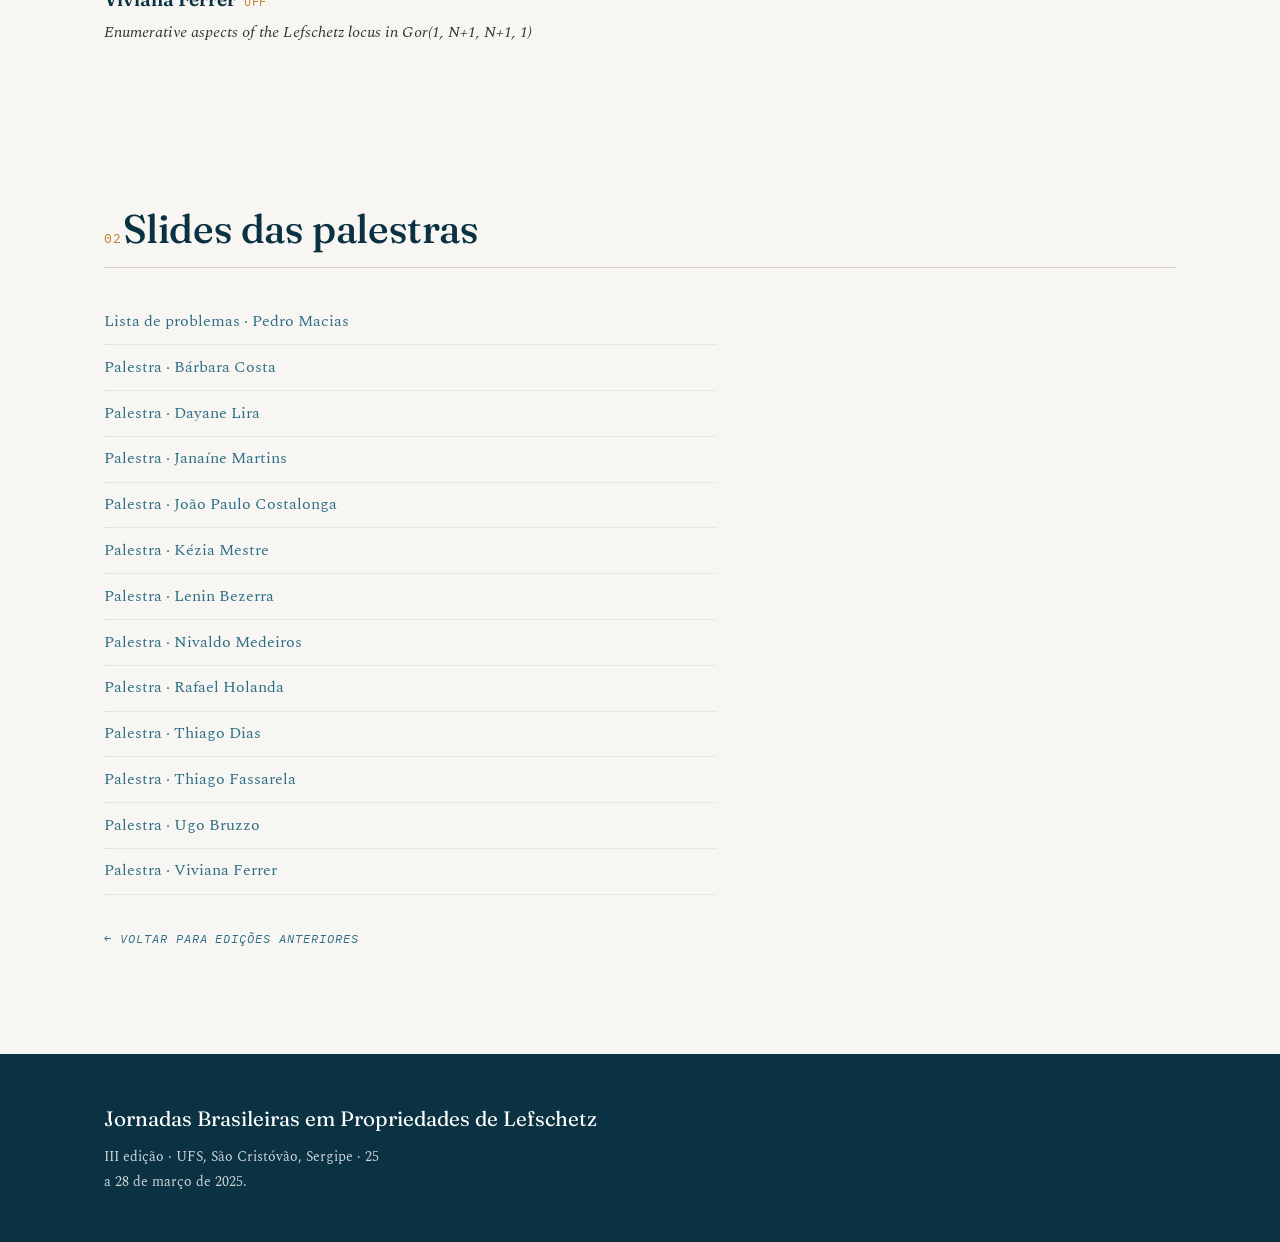
<file: iii-jornada.html>
<!DOCTYPE html>
<html lang="pt-BR">
<head>
<meta charset="UTF-8">
<meta name="viewport" content="width=device-width, initial-scale=1.0">
<title>III Jornada Brasileira em Propriedades de Lefschetz · UFS 2025</title>
<link rel="preconnect" href="https://fonts.googleapis.com">
<link rel="preconnect" href="https://fonts.gstatic.com" crossorigin>
<link href="https://fonts.googleapis.com/css2?family=Fraunces:opsz,wght@9..144,400;9..144,500;9..144,600;9..144,700&family=Spectral:ital,wght@0,300;0,400;0,500;0,600;1,400&family=IBM+Plex+Mono:wght@400;500&display=swap" rel="stylesheet">
<link rel="stylesheet" href="styles.css">
</head>
<body>

<nav>
  <div class="nav-in">
    <span class="brand"><b>IV</b> Workshop · Lefschetz Properties</span>
    <div class="nav-links">
      <a href="index.html">Início</a>
      <a href="programacao.html">Programação</a>
      <a href="anteriores.html">Edições anteriores</a>
    </div>
  </div>
</nav>

<header class="page-hero solid">
  <div class="hero-in">
    <div class="eyebrow"><span class="dot"></span> Edição anterior · São Cristóvão-SE · 25 a 28 de março de 2025</div>
    <h1>III Jornada Brasileira em Propriedades de Lefschetz</h1>
  </div>
</header>

<figure class="edition-photo">
  <img src="img/jornadas-3.jpg" alt="Participantes da III Jornada" loading="lazy">
  <figcaption>Participantes da III Jornada · UFS, São Cristóvão, março de 2025</figcaption>
</figure>

<section>
  <div class="sec-head"><span class="sec-num">III</span><h2>Sobre a edição</h2></div>
  <div class="prose">
    <p>O estudo da propriedade de Lefschetz fraca e da propriedade de Lefschetz forte em álgebras se tornou um assunto central em álgebra comutativa. Há uma longa lista de artigos investigando quando uma dada álgebra possui ou não tais propriedades e as consequências de tal fato. Muitas conexões surpreendentes com outras áreas da matemática foram recentemente descobertas.</p>
    <p>A terceira edição foi sediada pelo Departamento de Matemática da Universidade Federal de Sergipe, no Campus São Cristóvão, de 25 a 28 de março de 2025, com palestras de pós-graduandos e pesquisadores atuantes na área.</p>
    <p>O comitê organizador foi formado por Zaqueu Ramos, Aline V. Andrade, Charles Almeida e Rodrigo Gondim. O comitê científico foi formado por Aron Simis, Carolina Araujo, Rosa Maria Miró-Roig e Rodrigo Gondim.</p>
    <p>O livro de resumos e o cronograma podem ser consultados <a href="https://drive.google.com/file/d/12dUs1S6eziqQtaPG3Uh1Zbn_MvOdrjlT/view" target="_blank" rel="noopener">aqui</a>.</p>
  </div>
</section>

<section>
  <div class="sec-head"><span class="sec-num">01</span><h2>Palestras</h2></div>
  <div class="talks">
    <div class="talk"><span class="speaker">Bárbara Costa</span><span class="aff">UFRPE</span><div class="title">Propriedades de Lefschetz e tipos de Jordan de algumas álgebras artinianas</div></div>
    <div class="talk"><span class="speaker">Dayane Lira</span><span class="aff">UFERSA</span><div class="title">Ideals of reduced points</div></div>
    <div class="talk"><span class="speaker">Janaíne Martins</span><span class="aff">UFMG</span><div class="title">New perspectives in the classification of minimal monomial Togliatti systems</div></div>
    <div class="talk"><span class="speaker">João Paulo Costalonga</span><span class="aff">UFES</span><div class="title">Lefschetz properties and quadratic artininizations of Stanley-Reisner algebras of abstract geometries</div></div>
    <div class="talk"><span class="speaker">Kézia Mestre</span><span class="aff">UFPE</span><div class="title">Propriedades de Lefschetz para álgebras Artinianas Gorenstein de codimensão 4</div></div>
    <div class="talk"><span class="speaker">Lenin Bezerra</span><span class="aff">UFPE</span><div class="title">On Lefschetz locus in Gor(1, N+1, N+1, 1)</div></div>
    <div class="talk"><span class="speaker">Nivaldo Medeiros</span><span class="aff">UFF</span><div class="title">Toric polar maps and CSM classes</div></div>
    <div class="talk"><span class="speaker">Pedro Macias Marques</span><span class="aff">Universidade de Évora · Portugal</span><div class="title">Reducible families of Artinian Gorenstein algebras</div></div>
    <div class="talk"><span class="speaker">Rafael Holanda</span><span class="aff">UFPE</span><div class="title">Cohomology and Tor modules in products of projective spaces</div></div>
    <div class="talk"><span class="speaker">Rosa Maria Miró-Roig</span><span class="aff">Universitat de Barcelona · Espanha</span><div class="title">The weak Lefschetz property for artinian gorenstein algebras of small sperner number</div></div>
    <div class="talk"><span class="speaker">Thiago Dias</span><span class="aff">UFRPE</span><div class="title">Waring Problems and Lefschetz Properties</div></div>
    <div class="talk"><span class="speaker">Thiago Fassarela</span><span class="aff">UFF</span><div class="title">Arrangements and the Gauss map of a pencil</div></div>
    <div class="talk"><span class="speaker">Ugo Bruzzo</span><span class="aff">SISSA · Itália</span><div class="title">Irrelevant ideals from gradings</div></div>
    <div class="talk"><span class="speaker">Viviana Ferrer</span><span class="aff">UFF</span><div class="title">Enumerative aspects of the Lefschetz locus in Gor(1, N+1, N+1, 1)</div></div>
  </div>
</section>

<section>
  <div class="sec-head"><span class="sec-num">02</span><h2>Slides das palestras</h2></div>
  <div class="slides-list">
    <a href="https://drive.google.com/file/d/1VpVYCLK33vIIWNKmEiDqDpZViDtlVI49/view" target="_blank" rel="noopener">Lista de problemas · Pedro Macias</a>
    <a href="https://drive.google.com/file/d/1ZHTeBRqh8MGLdm7As_Mctbsyxz5AKpH3/view" target="_blank" rel="noopener">Palestra · Bárbara Costa</a>
    <a href="https://drive.google.com/file/d/18ABkGXJfhQF_GNTEGAyMiSfwgr9ZTBMZ/view" target="_blank" rel="noopener">Palestra · Dayane Lira</a>
    <a href="https://drive.google.com/file/d/1XNYtZiAp-lQj6mS5F5cdwnKCle8viY0z/view" target="_blank" rel="noopener">Palestra · Janaíne Martins</a>
    <a href="https://drive.google.com/file/d/15MRNjmc4oFe3PoIpWs06BJdzPZ7LQcPM/view" target="_blank" rel="noopener">Palestra · João Paulo Costalonga</a>
    <a href="https://drive.google.com/file/d/1uSrYE7uP6wQiIvH-wCsWH_EvfWy4iRSd/view" target="_blank" rel="noopener">Palestra · Kézia Mestre</a>
    <a href="https://drive.google.com/file/d/1MMCTGbxc7IeJeKOX8hr6gcDhovqaWzjM/view" target="_blank" rel="noopener">Palestra · Lenin Bezerra</a>
    <a href="https://drive.google.com/file/d/15IbqhwYVQfb8cp8cE1kwSO6w-Jhlxd40/view" target="_blank" rel="noopener">Palestra · Nivaldo Medeiros</a>
    <a href="https://drive.google.com/file/d/1G8RUF4T7Ptxerm9q4hutu3CdIWmE2i4x/view" target="_blank" rel="noopener">Palestra · Rafael Holanda</a>
    <a href="https://drive.google.com/file/d/1KylRRQImEHCjWcKKIUw0ZSnGaG7BiO0k/view" target="_blank" rel="noopener">Palestra · Thiago Dias</a>
    <a href="https://drive.google.com/file/d/1i9HBcID-J1i0KMvRwnE54-X7cpGpc6QD/view" target="_blank" rel="noopener">Palestra · Thiago Fassarela</a>
    <a href="https://drive.google.com/file/d/1SnWCpTAvESCgJ-WaIk2RXTHxvW1ATptN/view" target="_blank" rel="noopener">Palestra · Ugo Bruzzo</a>
    <a href="https://drive.google.com/file/d/1ZaKU80ndJgal04xc92ct_EaXLm0LdrZs/view" target="_blank" rel="noopener">Palestra · Viviana Ferrer</a>
  </div>
  <p class="note" style="margin-top:2rem"><a class="back-link" href="anteriores.html">← Voltar para edições anteriores</a></p>
</section>

<footer>
  <div class="foot-in">
    <div>
      <div class="brand2">Jornadas Brasileiras em Propriedades de Lefschetz</div>
      <p>III edição · UFS, São Cristóvão, Sergipe · 25 a 28 de março de 2025.</p>
    </div>
  </div>
</footer>

</body>
</html>
</file>
<file: styles.css>
:root{
    --ink:#152029;
    --deep:#0B3242;      /* azul atlântico profundo */
    --deep-2:#0E404F;
    --sea:#2E6E86;       /* azul azulejo (frio, links) */
    --ochre:#BF832A;     /* ocre baiano (quente, raro) */
    --paper:#F7F6F2;     /* off-white neutro */
    --paper-2:#EFEDE6;
    --line:#D9D5CB;
    --white:#FFFFFF;
    --measure:68ch;
  }
  *{box-sizing:border-box;margin:0;padding:0}
  html{scroll-behavior:smooth}
  @media (prefers-reduced-motion:reduce){html{scroll-behavior:auto}*{animation:none!important;transition:none!important}}
  body{
    font-family:"Spectral",Georgia,serif;
    color:var(--ink);
    background:var(--paper);
    line-height:1.6;
    font-size:18px;
    -webkit-font-smoothing:antialiased;
  }
  h1,h2,h3{font-family:"Fraunces",Georgia,serif;font-weight:500;line-height:1.08;letter-spacing:-.01em}
  .mono{font-family:"IBM Plex Mono",ui-monospace,monospace}
  a{color:var(--sea);text-decoration:none}
  a:hover{text-decoration:underline;text-underline-offset:3px}

  /* ---- NAV ---- */
  nav{
    position:sticky;top:0;z-index:50;
    background:rgba(11,50,66,.94);
    backdrop-filter:blur(8px);
    border-bottom:1px solid rgba(255,255,255,.12);
  }
  .nav-in{max-width:1120px;margin:0 auto;padding:.7rem 1.5rem;display:flex;align-items:center;justify-content:space-between;gap:1rem}
  .brand{color:#fff;font-family:"IBM Plex Mono",monospace;font-size:.78rem;letter-spacing:.12em;text-transform:uppercase;font-weight:500;white-space:nowrap}
  .brand b{color:var(--ochre);font-weight:500}
  .nav-links{display:flex;gap:1.4rem;flex-wrap:wrap}
  .nav-links a{color:rgba(255,255,255,.82);font-family:"IBM Plex Mono",monospace;font-size:.72rem;letter-spacing:.08em;text-transform:uppercase}
  .nav-links a:hover{color:var(--ochre);text-decoration:none}
  @media(max-width:760px){.nav-links{display:none}}

  /* ---- HERO ---- */
  header.hero{
    position:relative;
    min-height:min(88vh,760px);
    display:flex;flex-direction:column;justify-content:flex-end;
    color:#fff;
    background:
      linear-gradient(180deg,rgba(9,38,50,.28) 0%,rgba(9,38,50,.55) 55%,rgba(9,38,50,.92) 100%),
      url("img/salvador.jpg");
    background-size:cover;
    background-position:center 35%;
  }
  .hero-in{max-width:1120px;margin:0 auto;width:100%;padding:2.5rem 1.5rem 3rem}
  .eyebrow{font-family:"IBM Plex Mono",monospace;font-size:.75rem;letter-spacing:.22em;text-transform:uppercase;color:var(--ochre);margin-bottom:1.1rem;display:flex;gap:.9rem;align-items:center;flex-wrap:wrap}
  .eyebrow .dot{width:5px;height:5px;background:var(--ochre);border-radius:50%;display:inline-block}
  header.hero h1{font-size:clamp(2.3rem,6vw,4.6rem);font-weight:600;max-width:15ch;text-shadow:0 2px 30px rgba(0,0,0,.3)}
  header.hero h1 em{font-style:italic;color:#F0E4C8}
  .hero-meta{margin-top:1.6rem;display:flex;gap:2.4rem;flex-wrap:wrap;font-family:"IBM Plex Mono",monospace;font-size:.9rem;letter-spacing:.02em}
  .hero-meta .k{display:block;font-size:.66rem;letter-spacing:.16em;text-transform:uppercase;color:rgba(255,255,255,.6);margin-bottom:.35rem}
  .hero-meta .v{color:#fff;font-size:1.02rem}
  .credit{position:absolute;bottom:.5rem;right:.9rem;font-family:"IBM Plex Mono",monospace;font-size:.6rem;letter-spacing:.06em;color:rgba(255,255,255,.5)}

  /* ---- HILBERT SIGNATURE ---- */
  .hilbert{background:var(--deep);color:#fff;overflow:hidden}
  .hilbert-in{max-width:1120px;margin:0 auto;padding:2.2rem 1.5rem;display:flex;align-items:center;gap:2.5rem;flex-wrap:wrap}
  .bars{display:flex;align-items:flex-end;gap:7px;height:88px}
  .bars span{width:26px;background:linear-gradient(180deg,var(--ochre),#8f611c);border-radius:2px 2px 0 0;position:relative;opacity:.92}
  .bars span::after{content:attr(data-v);position:absolute;top:-1.35rem;left:0;right:0;text-align:center;font-family:"IBM Plex Mono",monospace;font-size:.72rem;color:rgba(255,255,255,.7)}
  .hilbert p{font-family:"IBM Plex Mono",monospace;font-size:.82rem;line-height:1.7;color:rgba(255,255,255,.78);max-width:46ch}
  .hilbert p b{color:#F0E4C8;font-weight:500}

  /* ---- SECTIONS ---- */
  section{max-width:1120px;margin:0 auto;padding:4.5rem 1.5rem}
  .sec-head{display:flex;align-items:baseline;gap:0;margin-bottom:2rem;border-bottom:1px solid var(--line);padding-bottom:1rem}
  .sec-num{font-family:"IBM Plex Mono",monospace;font-size:.8rem;color:var(--ochre);letter-spacing:.1em}
  .sec-head h2{font-size:clamp(1.7rem,3.5vw,2.5rem);color:var(--deep)}
  .prose{max-width:var(--measure);font-size:1.08rem}
  .prose p{margin-bottom:1.1rem}
  .prose a{border-bottom:1px solid rgba(46,110,134,.35)}
  .lead{font-size:1.3rem;line-height:1.5;color:var(--deep-2);font-weight:400;margin-bottom:1.6rem}

  /* ---- SPEAKERS ---- */
  .grid{display:grid;grid-template-columns:repeat(auto-fill,minmax(180px,1fr));gap:2px;background:var(--line);border:1px solid var(--line)}
  .card{background:var(--white);padding:1.4rem 1.3rem;transition:background .25s,transform .25s}
  .card:hover{background:var(--paper-2);transform:translateY(-2px)}
  .card .idx{font-family:"IBM Plex Mono",monospace;font-size:.7rem;color:var(--ochre);letter-spacing:.06em}
  .card .name{font-family:"Fraunces",serif;font-size:1.18rem;color:var(--deep);margin-top:.5rem;font-weight:500}
  .note{margin-top:1.4rem;font-size:.92rem;color:#5a5f5c;font-style:italic}

  /* ---- COMMITTEE / INFO CARDS ---- */
  .cols{display:grid;grid-template-columns:1fr 1fr;gap:2px;background:var(--line);border:1px solid var(--line)}
  @media(max-width:680px){.cols{grid-template-columns:1fr}}
  .panel{background:var(--white);padding:1.8rem}
  .panel h3{font-size:1.15rem;color:var(--deep);margin-bottom:1rem;font-weight:600}
  .panel ul{list-style:none}
  .panel li{padding:.35rem 0;border-bottom:1px dotted var(--line);font-size:1rem}
  .panel li:last-child{border-bottom:none}

  /* ---- CALLOUT ---- */
  .callout{background:var(--deep);color:#fff;border-radius:4px;padding:2rem 2.2rem;margin-top:1.5rem}
  .callout h3{color:#F0E4C8;font-size:1.2rem;margin-bottom:.7rem}
  .callout p{color:rgba(255,255,255,.85);font-size:1rem;max-width:60ch}
  .btn{display:inline-block;margin-top:1.2rem;background:var(--ochre);color:#1a1206;font-family:"IBM Plex Mono",monospace;font-size:.78rem;letter-spacing:.08em;text-transform:uppercase;padding:.8rem 1.4rem;border-radius:3px;font-weight:500}
  .btn:hover{background:#d8983a;text-decoration:none}

  /* ---- EDITIONS ---- */
  .editions{display:grid;grid-template-columns:repeat(auto-fit,minmax(200px,1fr));gap:1rem}
  .ed{background:var(--white);border:1px solid var(--line);border-left:3px solid var(--sea);padding:1.3rem}
  .ed.current{border-left-color:var(--ochre);background:var(--paper-2)}
  .ed .roman{font-family:"Fraunces",serif;font-size:1.6rem;color:var(--deep);font-weight:600}
  .ed .place{font-size:.95rem;color:#555;margin-top:.3rem}
  .ed .yr{font-family:"IBM Plex Mono",monospace;font-size:.72rem;color:var(--ochre);letter-spacing:.08em;margin-top:.6rem;display:block}
  .ed.current .yr{color:var(--ochre)}

  /* ---- FOOTER ---- */
  footer{background:var(--deep);color:rgba(255,255,255,.8);margin-top:2rem}
  .foot-in{max-width:1120px;margin:0 auto;padding:3rem 1.5rem;display:flex;justify-content:space-between;gap:2rem;flex-wrap:wrap}
  footer .brand2{font-family:"Fraunces",serif;font-size:1.3rem;color:#fff;margin-bottom:.6rem}
  footer p{font-size:.9rem;line-height:1.7;max-width:40ch}
  footer .mono{font-size:.75rem;color:rgba(255,255,255,.55);letter-spacing:.06em}

/* ---- Páginas internas ---- */
header.page-hero{position:relative;min-height:300px;display:flex;flex-direction:column;justify-content:flex-end;color:#fff;
  background:linear-gradient(180deg,rgba(9,38,50,.35) 0%,rgba(9,38,50,.65) 55%,rgba(9,38,50,.94) 100%),url("img/salvador.jpg");
  background-size:cover;background-position:center 40%;}
header.page-hero h1{font-size:clamp(1.9rem,4.5vw,3.2rem);font-weight:600;max-width:20ch;text-shadow:0 2px 24px rgba(0,0,0,.3)}
.talks{max-width:var(--measure);}
.talk{padding:1.1rem 0;border-bottom:1px solid var(--line)}
.talk:last-child{border-bottom:none}
.talk .speaker{font-family:"Fraunces",serif;font-size:1.2rem;color:var(--deep);font-weight:600}
.talk .aff{font-family:"IBM Plex Mono",monospace;font-size:.72rem;color:var(--ochre);letter-spacing:.06em;margin-left:.5rem}
.talk .title{font-size:1.02rem;color:#333;margin-top:.25rem;font-style:italic}
.talk .title.pending{color:#999;font-style:italic}
.slides-list{max-width:var(--measure)}
.slides-list a{display:block;padding:.6rem 0;border-bottom:1px dotted var(--line);font-size:1rem}
.slides-list a:hover{background:var(--paper-2);text-decoration:none;padding-left:.4rem;transition:padding .2s}
.back-link{font-family:"IBM Plex Mono",monospace;font-size:.75rem;letter-spacing:.08em;text-transform:uppercase}

/* ---- Fotos das edições anteriores ---- */
.page-hero.solid{background:linear-gradient(160deg,var(--deep) 0%,var(--deep-2) 100%);min-height:220px}
.edition-photo{max-width:1120px;margin:0 auto;padding:2.5rem 1.5rem 0}
.edition-photo img{width:100%;height:auto;display:block;border-radius:4px;box-shadow:0 8px 40px rgba(11,50,66,.18)}
.edition-photo figcaption{font-family:"IBM Plex Mono",monospace;font-size:.72rem;letter-spacing:.08em;color:#888;margin-top:.7rem;text-transform:uppercase}

.card .card-aff{font-family:"IBM Plex Mono",monospace;font-size:.7rem;color:#888;margin-top:.35rem;letter-spacing:.04em}

/* ---- Taxas de inscrição ---- */
.fees{display:grid;grid-template-columns:repeat(auto-fit,minmax(200px,1fr));gap:2px;background:var(--line);
      border:1px solid var(--line);max-width:78ch;margin-top:1.6rem}
.fee{background:var(--white);padding:1.2rem 1.3rem;display:flex;flex-direction:column;gap:.4rem}
.fee .cat{font-family:"IBM Plex Mono",monospace;font-size:.72rem;letter-spacing:.1em;text-transform:uppercase;color:#777}
.fee .val{font-family:"Fraunces",serif;font-size:1.7rem;font-weight:600;color:var(--deep)}

/* Marca longa quebra linha no celular em vez de estourar a largura */
@media(max-width:760px){
  .brand{white-space:normal;font-size:.66rem;line-height:1.45}
  .nav-in{padding:.6rem 1.1rem}
}

/* ---- Downloads (modelo LaTeX) ---- */
.downloads{display:grid;grid-template-columns:repeat(auto-fit,minmax(240px,1fr));gap:1rem;max-width:78ch;margin-top:1.5rem}
.dl{display:flex;align-items:center;gap:1rem;background:var(--white);border:1px solid var(--line);
    border-left:3px solid var(--sea);padding:1rem 1.2rem;text-decoration:none;transition:border-color .2s,transform .2s}
.dl:hover{border-left-color:var(--ochre);transform:translateY(-2px);text-decoration:none}
.dl .ext{font-family:"IBM Plex Mono",monospace;font-size:.8rem;font-weight:500;color:var(--ochre);
         letter-spacing:.06em;flex:none;min-width:2.6rem}
.dl .lbl{font-family:"Fraunces",serif;font-size:1.05rem;color:var(--deep);display:flex;flex-direction:column}
.dl .sub{font-family:"Spectral",serif;font-size:.85rem;color:#777;margin-top:.15rem}

/* ---- Cartaz ---- */
.poster-card{display:flex;gap:1.5rem;align-items:center;background:var(--white);border:1px solid var(--line);
  border-left:3px solid var(--ochre);padding:1.2rem;max-width:78ch;margin-top:1.4rem;text-decoration:none;
  transition:transform .2s,box-shadow .2s}
.poster-card:hover{transform:translateY(-2px);box-shadow:0 10px 30px rgba(11,50,66,.12);text-decoration:none}
.poster-card img{width:120px;height:auto;flex:none;border:1px solid var(--line)}
.poster-card .pc-txt{display:flex;flex-direction:column;gap:.3rem}
.poster-card .pc-txt b{font-family:"Fraunces",serif;font-size:1.15rem;color:var(--deep);font-weight:600}
.poster-card .pc-txt span{font-size:.95rem;color:#777}
</file>
